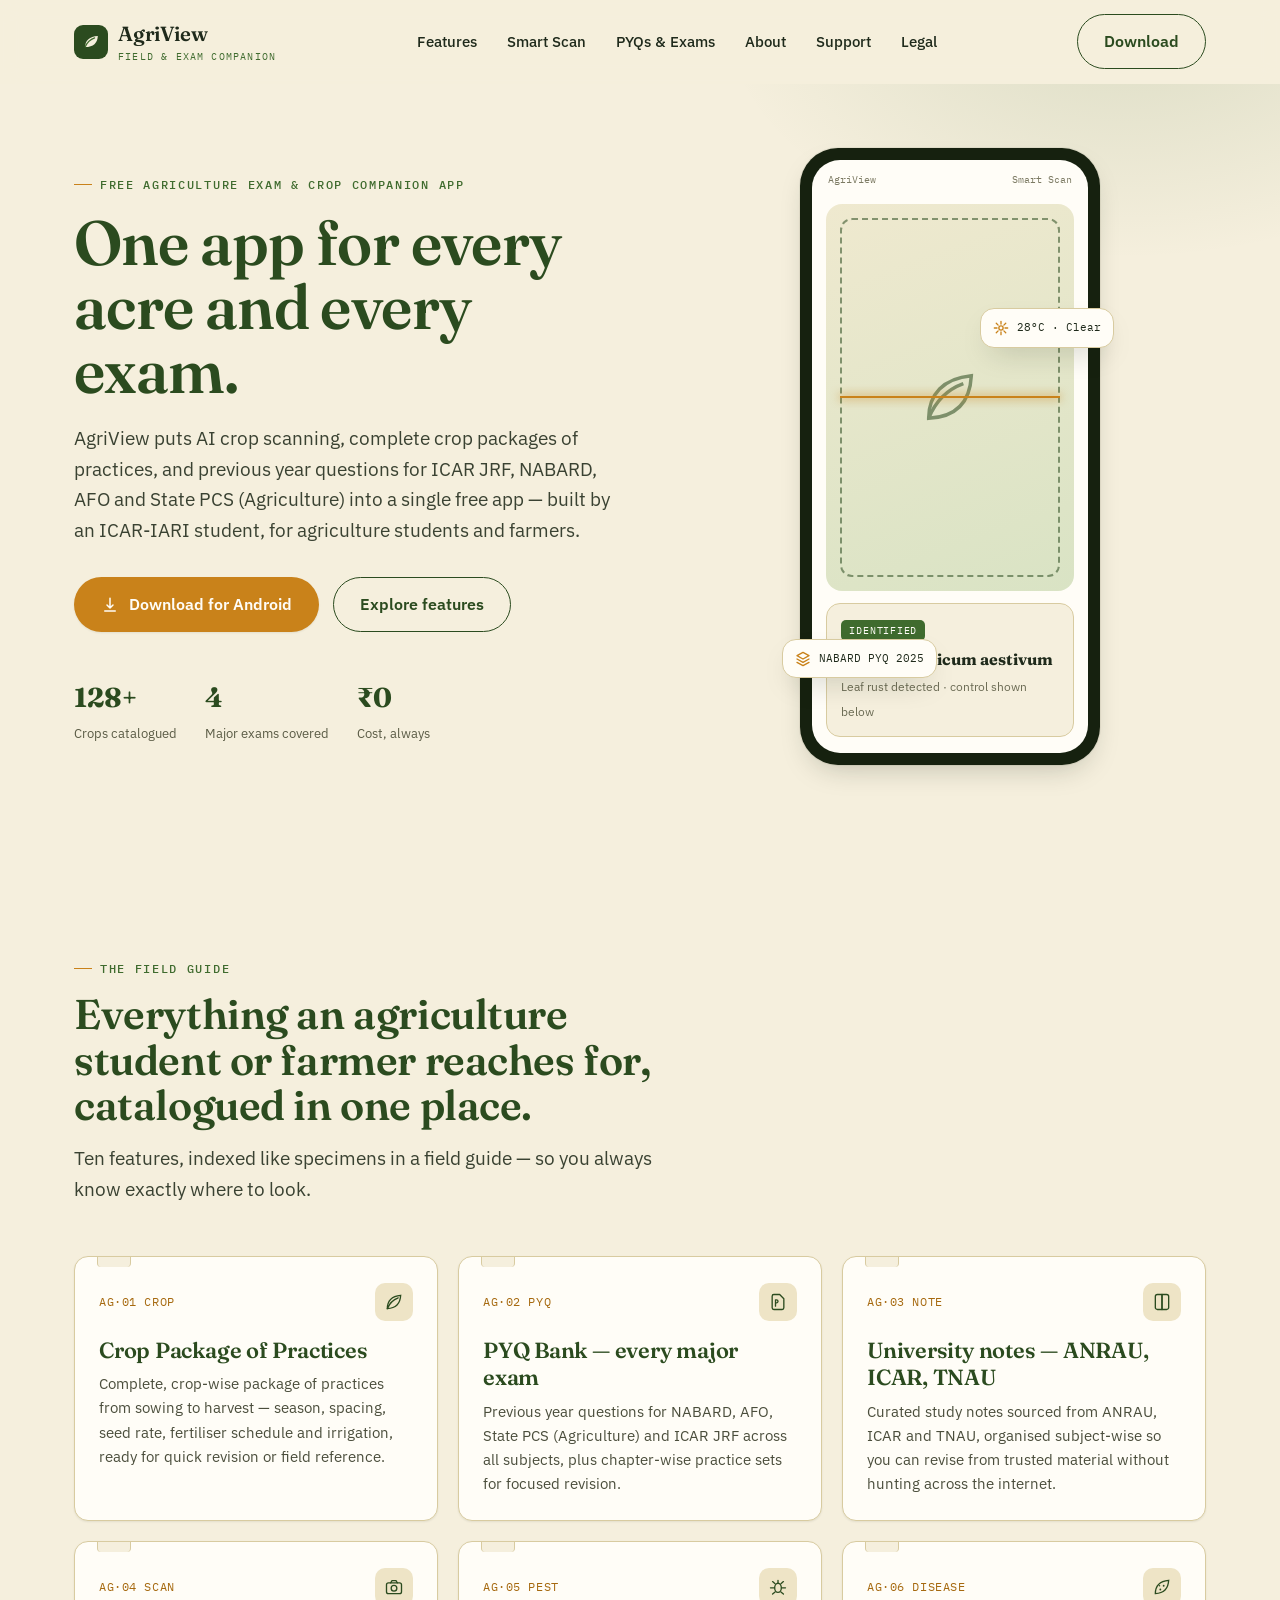
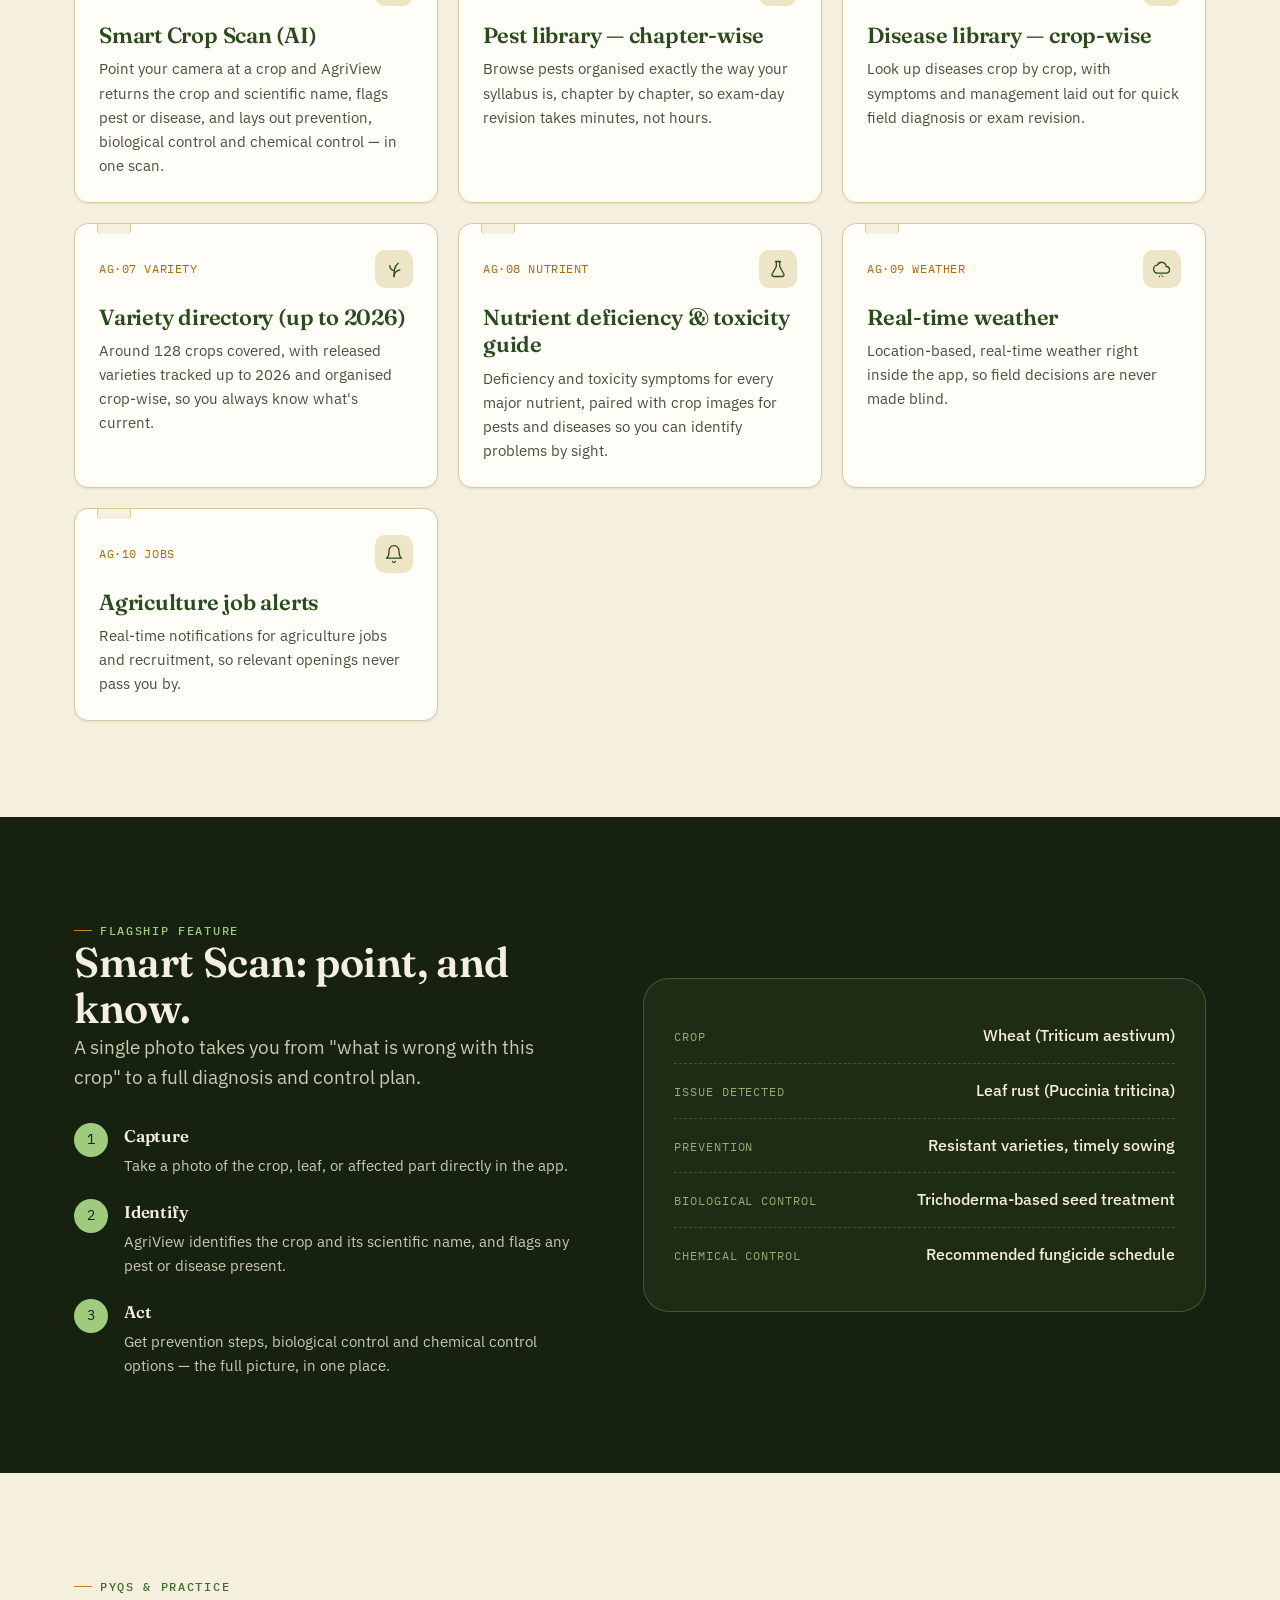
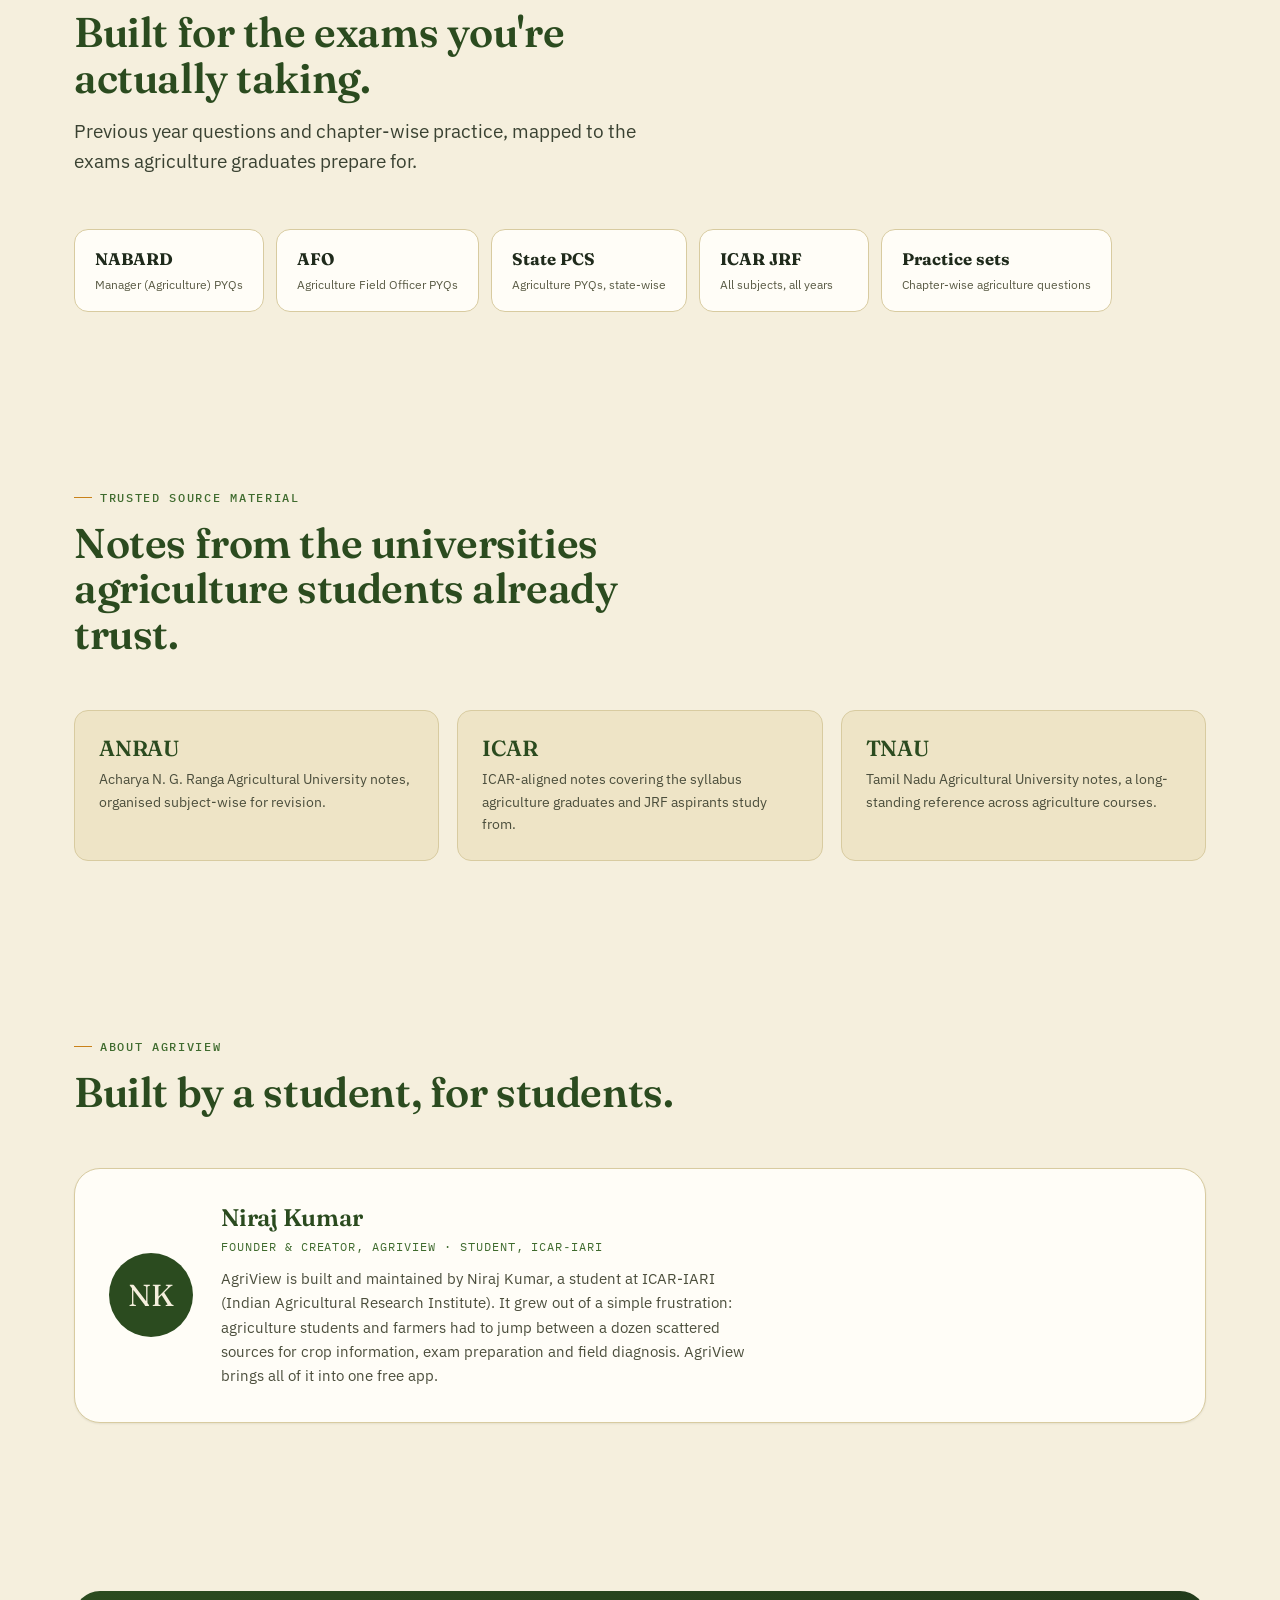
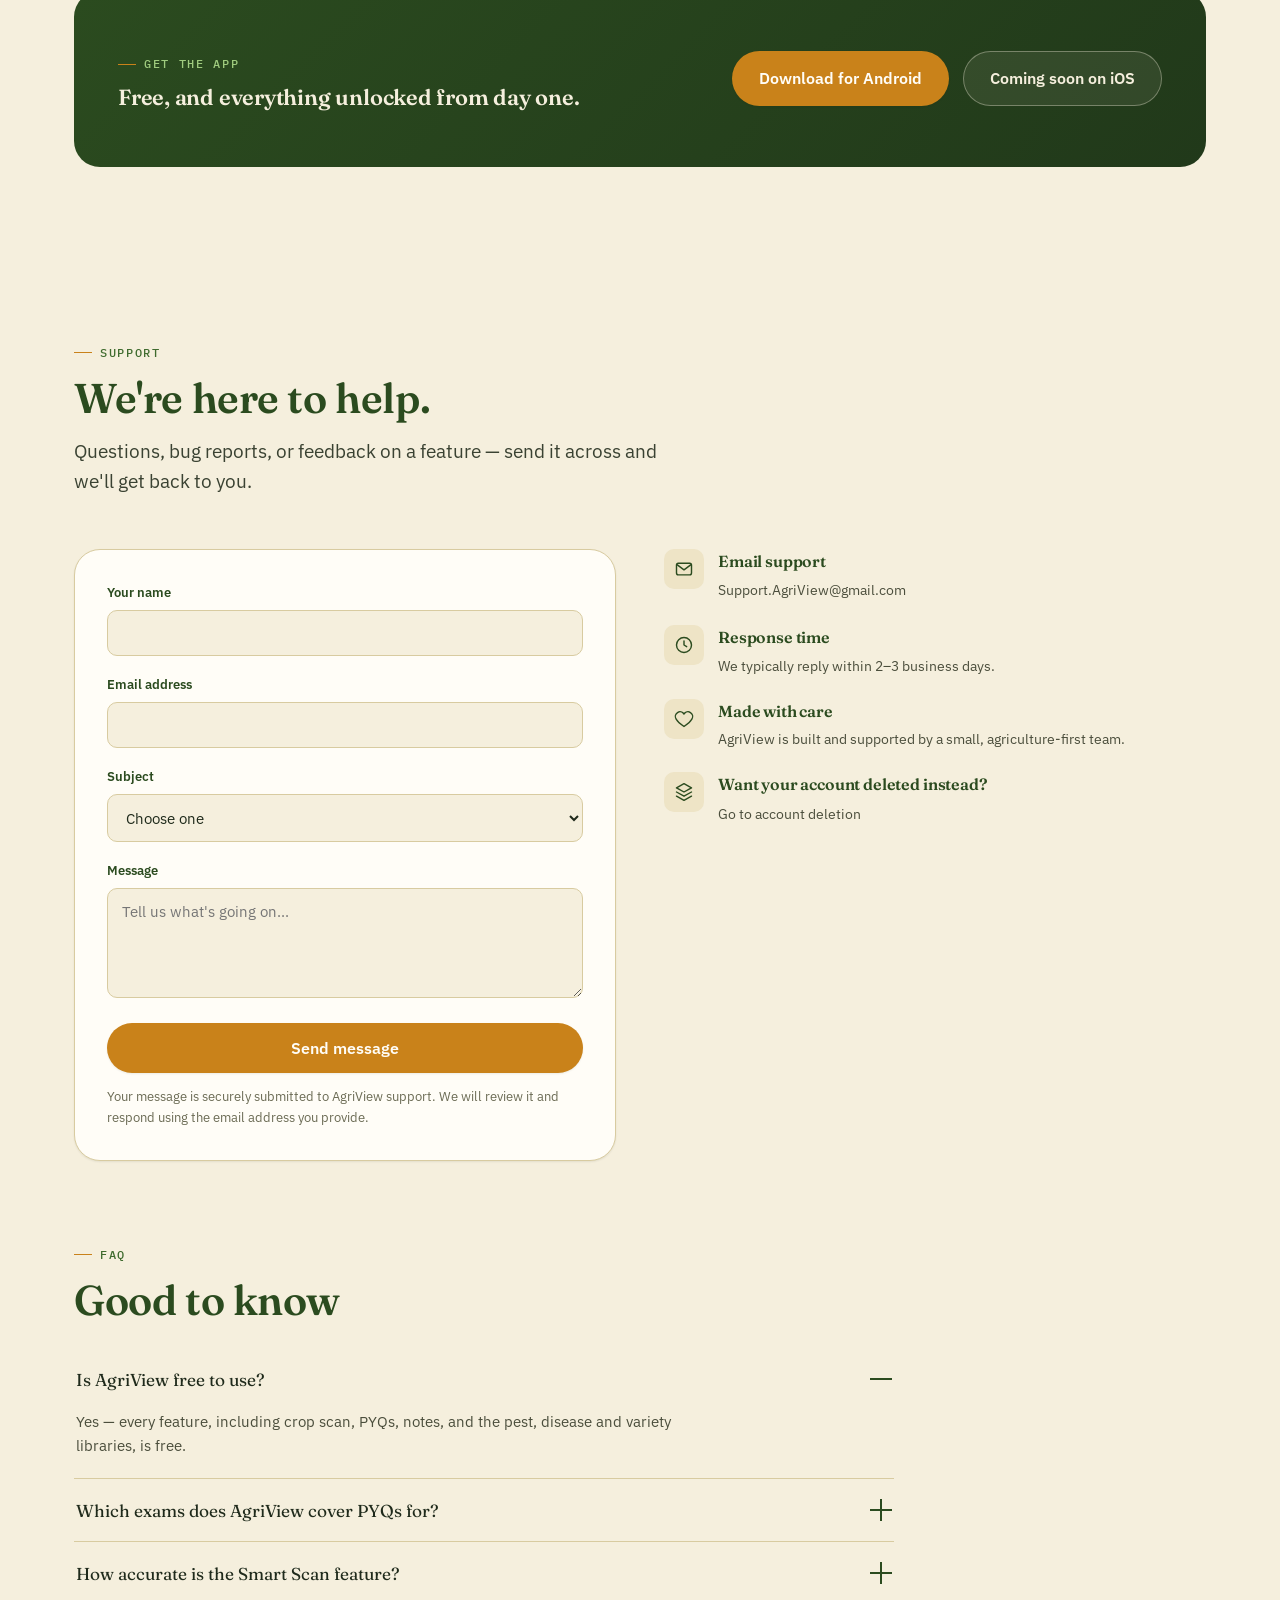
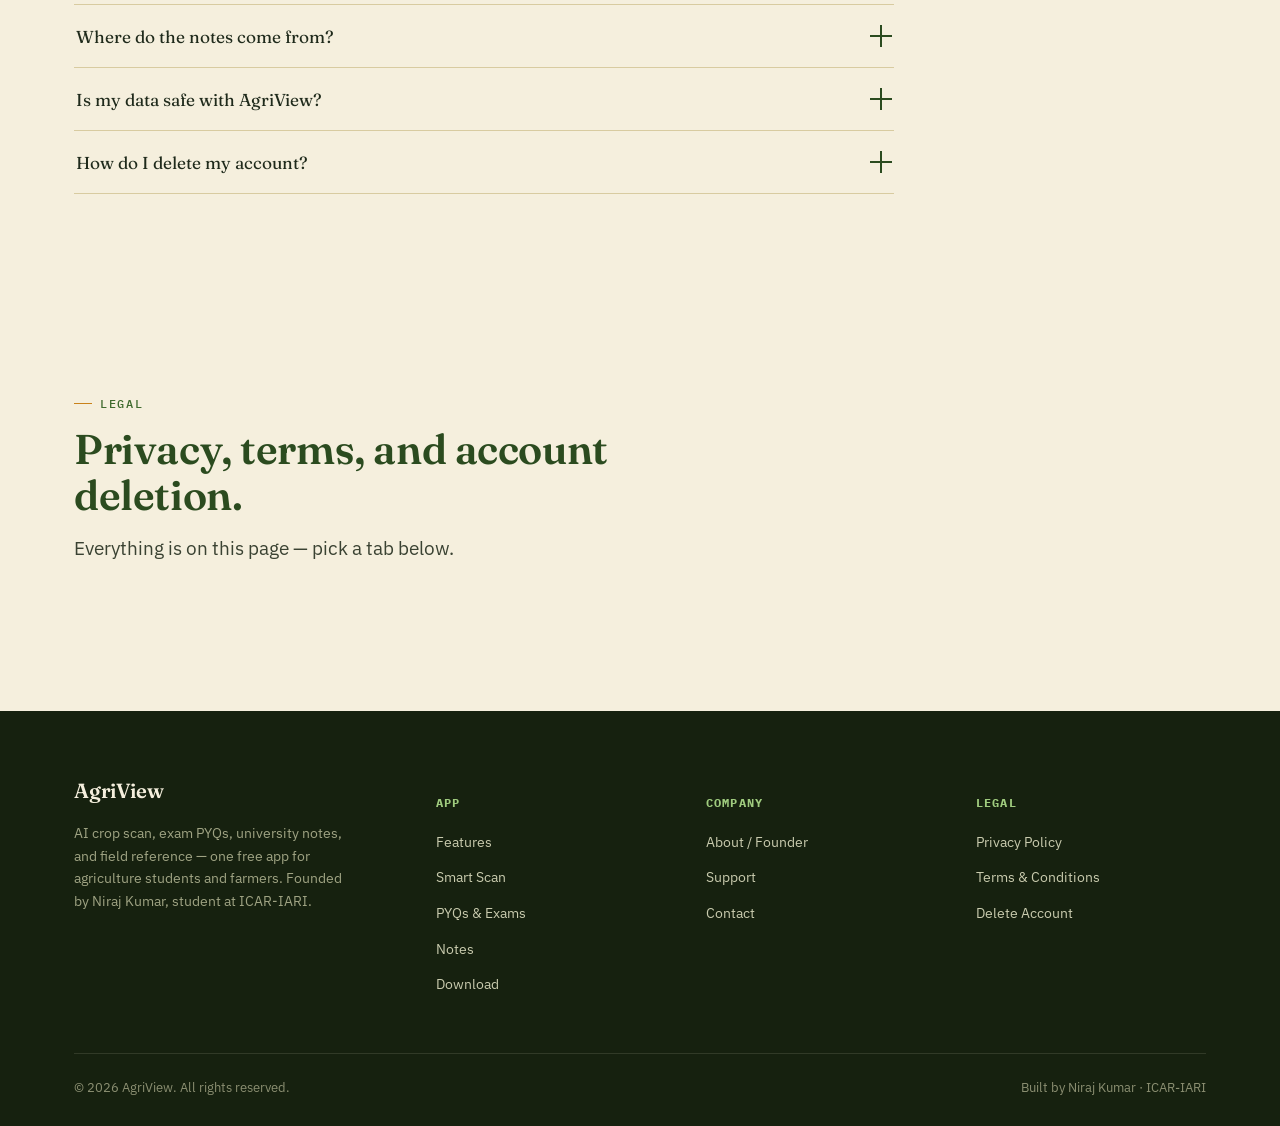
<file: index.html>
<!DOCTYPE html>
<html lang="en">
<head>
<meta charset="utf-8"/>
<meta content="width=device-width, initial-scale=1, viewport-fit=cover" name="viewport"/>
<title>AgriView — AI Crop Scan, ICAR JRF &amp; NABARD AFO PYQs, Agriculture Notes | Free App</title>
<meta content="AgriView is a free agriculture app with AI crop scan for pest &amp; disease ID, complete crop package of practices, and PYQs for ICAR JRF, NABARD, AFO and State PCS (Agriculture) — plus ANRAU, ICAR and TNAU notes, weather and job alerts." name="description"/>
<meta content="AgriView, ICAR JRF PYQ, NABARD AFO exam app, State PCS agriculture PYQ, crop disease identification app, AI crop scan app, agriculture notes ANRAU ICAR TNAU, crop package of practices app, agriculture job alerts app" name="keywords"/>
<meta content="Niraj Kumar" name="author"/>
<link href="https://agriview.in/" rel="canonical"/>
<!-- Open Graph -->
<meta content="website" property="og:type"/>
<meta content="AgriView" property="og:site_name"/>
<meta content="AgriView — AI Crop Scan &amp; Agriculture Exam Companion App" property="og:title"/>
<meta content="AI crop scan, crop package of practices, PYQs for ICAR JRF / NABARD / AFO / State PCS (Agriculture), university notes, real-time weather and job alerts — free, in one app." property="og:description"/>
<meta content="https://agriview.in/" property="og:url"/>
<meta content="en_IN" property="og:locale"/>
<meta content="https://agriview.in/og-image.png" property="og:image"/>
<!-- Twitter -->
<meta content="summary_large_image" name="twitter:card"/>
<meta content="AgriView — AI Crop Scan &amp; Agriculture Exam Companion App" name="twitter:title"/>
<meta content="AI crop scan, PYQs for ICAR JRF / NABARD / AFO / State PCS (Agriculture), university notes, weather and job alerts — free, in one app." name="twitter:description"/>
<link href="data:image/svg+xml,%3Csvg xmlns='http://www.w3.org/2000/svg' viewBox='0 0 32 32'%3E%3Crect width='32' height='32' rx='7' fill='%232B4B1F'/%3E%3Cpath d='M9 21c0-8 5-12.5 13-13-0.5 8-5 12.5-13 13Z' fill='%23F5EFDD'/%3E%3Cpath d='M9 21c2-5 5.5-8.5 10-10.5' stroke='%233F6B2E' stroke-width='1.3' fill='none' stroke-linecap='round'/%3E%3C/svg%3E" rel="icon"/>
<link href="https://fonts.googleapis.com" rel="preconnect"/>
<link crossorigin="" href="https://fonts.gstatic.com" rel="preconnect"/>
<link href="https://fonts.googleapis.com/css2?family=Fraunces:opsz,wght@9..144,400;9..144,500;9..144,600;9..144,700&amp;family=IBM+Plex+Sans:wght@400;500;600;700&amp;family=IBM+Plex+Mono:wght@400;500;600&amp;display=swap" rel="stylesheet"/>
<script type="application/ld+json">
{
  "@context": "https://schema.org",
  "@type": "MobileApplication",
  "name": "AgriView",
  "applicationCategory": "EducationApplication",
  "operatingSystem": "Android",
  "description": "AI crop scan for pest and disease identification, crop package of practices, PYQs for ICAR JRF, NABARD, AFO and State PCS (Agriculture), ANRAU/ICAR/TNAU notes, real-time weather and agriculture job alerts.",
  "offers": { "@type": "Offer", "price": "0", "priceCurrency": "INR" },
  "url": "https://agriview.in/",
  "author": { "@type": "Person", "name": "Niraj Kumar" },
  "publisher": { "@type": "Organization", "name": "AgriView", "url": "https://agriview.in/" }
}
</script>
<script type="application/ld+json">
{
  "@context": "https://schema.org",
  "@type": "FAQPage",
  "mainEntity": [
    {
      "@type": "Question",
      "name": "Is AgriView free to use?",
      "acceptedAnswer": { "@type": "Answer", "text": "Yes. Every feature in AgriView — crop scan, PYQs, notes, pest and disease libraries, variety directory, weather and job alerts — is free." }
    },
    {
      "@type": "Question",
      "name": "Which exams does AgriView cover PYQs for?",
      "acceptedAnswer": { "@type": "Answer", "text": "AgriView has previous year questions for NABARD, AFO (Agriculture Field Officer), State PCS (Agriculture) exams, and ICAR JRF across all subjects, along with chapter-wise practice questions." }
    },
    {
      "@type": "Question",
      "name": "How does the Smart Crop Scan feature work?",
      "acceptedAnswer": { "@type": "Answer", "text": "Point your camera at a crop and AgriView identifies the crop and its scientific name, flags any pest or disease, and shows prevention, biological control and chemical control options." }
    },
    {
      "@type": "Question",
      "name": "Where do AgriView's notes come from?",
      "acceptedAnswer": { "@type": "Answer", "text": "AgriView's notes are sourced from ANRAU, ICAR and TNAU, organised subject-wise for revision." }
    },
    {
      "@type": "Question",
      "name": "How do I delete my AgriView account?",
      "acceptedAnswer": { "@type": "Answer", "text": "You can delete your account from inside the app, or use the account deletion page at agriview.in/delete-account." }
    }
  ]
}
</script>
<link href="styles.css" rel="stylesheet"/>
</head>
<body>
<a class="skip-link" href="#main">Skip to content</a>
<!-- ============ HEADER ============ -->
<header class="site-header" id="siteHeader">
<div class="container nav">
<a aria-label="AgriView home" class="brand" href="#top">
<span class="brand-mark">
<svg aria-hidden="true" fill="none" viewbox="0 0 24 24" xmlns="http://www.w3.org/2000/svg">
<path d="M4 19c0-8.5 5.5-13.5 16-14-0.5 9-5.5 13.9-16 14Z" fill="#F5EFDD"></path>
<path d="M4 19c2.4-6 6.5-9.7 12-11.6" stroke="#3F6B2E" stroke-linecap="round" stroke-width="1.4"></path>
</svg>
</span>
<span>
<span class="brand-name">AgriView</span>
<span class="brand-tag">Field &amp; exam companion</span>
</span>
</a>
<nav aria-label="Primary">
<ul class="nav-links">
<li><a href="#features">Features</a></li>
<li><a href="#smart-scan">Smart Scan</a></li>
<li><a href="#exams">PYQs &amp; Exams</a></li>
<li><a href="#founder">About</a></li>
<li><a href="#support">Support</a></li>
<li><a href="#legal">Legal</a></li>
</ul>
</nav>
<div class="nav-cta">
<a class="btn btn-outline" href="https://play.google.com/store/apps/details?id=com.agriview.app">Download</a>
<button aria-controls="mobileMenu" aria-expanded="false" aria-label="Open menu" class="nav-toggle" id="navToggle">
<svg fill="none" stroke="currentColor" stroke-linecap="round" stroke-width="1.8" viewbox="0 0 24 24"><path d="M3 6h18M3 12h18M3 18h18"></path></svg>
</button>
</div>
</div>
</header>
<div class="mobile-menu" id="mobileMenu">
<ul>
<li><a href="#features">Features</a></li>
<li><a href="#smart-scan">Smart Scan</a></li>
<li><a href="#exams">PYQs &amp; Exams</a></li>
<li><a href="#notes">Notes</a></li>
<li><a href="#founder">About</a></li>
<li><a href="#support">Support</a></li>
<li><a href="#legal">Legal</a></li>
</ul>
<a class="btn btn-primary" href="https://play.google.com/store/apps/details?id=com.agriview.app">Download AgriView</a>
</div>
<main id="main">
<!-- ============ HERO ============ -->
<section class="hero" id="top">
<div class="container hero-grid">
<div class="hero-copy reveal">
<span class="eyebrow">Free agriculture exam &amp; crop companion app</span>
<h1 class="h1">One app for every acre and every exam.</h1>
<p class="lede">AgriView puts AI crop scanning, complete crop packages of practices, and previous year questions for ICAR JRF, NABARD, AFO and State PCS (Agriculture) into a single free app — built by an ICAR‑IARI student, for agriculture students and farmers.</p>
<div class="hero-actions">
<a class="btn btn-primary" href="https://play.google.com/store/apps/details?id=com.agriview.app">
<svg aria-hidden="true" fill="none" height="18" stroke="currentColor" stroke-linecap="round" stroke-linejoin="round" stroke-width="2" viewbox="0 0 24 24" width="18"><path d="M12 3v13m0 0-4-4m4 4 4-4M5 20h14"></path></svg>
          Download for Android
        </a>
<a class="btn btn-outline" href="#features">Explore features</a>
</div>
<div class="hero-stats">
<div class="hero-stat"><b>128+</b><span>Crops catalogued</span></div>
<div class="hero-stat"><b>4</b><span>Major exams covered</span></div>
<div class="hero-stat"><b>₹0</b><span>Cost, always</span></div>
</div>
</div>
<div class="phone-wrap reveal">
<div aria-label="AgriView app screen showing a crop scan result" class="phone" role="img">
<div class="phone-screen">
<div class="phone-topbar"><span>AgriView</span><span>Smart Scan</span></div>
<div class="phone-camera">
<svg aria-hidden="true" class="leaf-icon-lg" fill="none" stroke="currentColor" stroke-width="1.3" viewbox="0 0 24 24"><path d="M4 20c0-9 5.5-15 16-16-0.5 10-5.5 15.5-16 16Z"></path><path d="M4 20c2.6-6.5 7-10.8 13-13"></path></svg>
<div class="scan-frame"></div>
<div class="scan-line"></div>
</div>
<div class="phone-result">
<span class="tag">Identified</span>
<strong>Wheat · Triticum aestivum</strong>
<small>Leaf rust detected · control shown below</small>
</div>
</div>
<div class="phone-badge">
<svg aria-hidden="true" fill="none" stroke="currentColor" stroke-linecap="round" stroke-width="2" viewbox="0 0 24 24"><path d="M12 2v4M12 18v4M4.9 4.9l2.8 2.8M16.3 16.3l2.8 2.8M2 12h4M18 12h4M4.9 19.1l2.8-2.8M16.3 7.7l2.8-2.8"></path><circle cx="12" cy="12" r="3.2"></circle></svg>
          28°C · Clear
        </div>
<div class="phone-badge b2">
<svg aria-hidden="true" fill="none" stroke="currentColor" stroke-linecap="round" stroke-linejoin="round" stroke-width="2" viewbox="0 0 24 24"><path d="M12 2 3 7l9 5 9-5-9-5Z"></path><path d="M3 12l9 5 9-5M3 17l9 5 9-5"></path></svg>
          NABARD PYQ 2025
        </div>
</div>
</div>
</div>
</section>
<!-- ============ FEATURES ============ -->
<section class="section" id="features">
<div class="container">
<div class="section-head reveal">
<span class="eyebrow">The field guide</span>
<h2 class="h2">Everything an agriculture student or farmer reaches for, catalogued in one place.</h2>
<p class="lede">Ten features, indexed like specimens in a field guide — so you always know exactly where to look.</p>
</div>
<div class="feature-grid">
<article class="spec-card reveal">
<div class="spec-top"><span class="spec-code">AG·01 CROP</span>
<span class="spec-icon"><svg aria-hidden="true" fill="none" stroke="currentColor" stroke-linecap="round" stroke-width="1.6" viewbox="0 0 24 24"><path d="M4 20c0-9 5.5-15 16-16-0.5 10-5.5 15.5-16 16Z"></path><path d="M4 20c2.6-6.5 7-10.8 13-13"></path></svg></span>
</div>
<h3 class="h3">Crop Package of Practices</h3>
<p>Complete, crop-wise package of practices from sowing to harvest — season, spacing, seed rate, fertiliser schedule and irrigation, ready for quick revision or field reference.</p>
</article>
<article class="spec-card reveal">
<div class="spec-top"><span class="spec-code">AG·02 PYQ</span>
<span class="spec-icon"><svg aria-hidden="true" fill="none" stroke="currentColor" stroke-linecap="round" stroke-linejoin="round" stroke-width="1.6" viewbox="0 0 24 24"><path d="M14 3H7a2 2 0 0 0-2 2v14a2 2 0 0 0 2 2h10a2 2 0 0 0 2-2V8l-5-5Z"></path><path d="M9 13h1.2a1.8 1.8 0 1 0 0-3.6H9V17"></path></svg></span>
</div>
<h3 class="h3">PYQ Bank — every major exam</h3>
<p>Previous year questions for NABARD, AFO, State PCS (Agriculture) and ICAR JRF across all subjects, plus chapter-wise practice sets for focused revision.</p>
</article>
<article class="spec-card reveal">
<div class="spec-top"><span class="spec-code">AG·03 NOTE</span>
<span class="spec-icon"><svg aria-hidden="true" fill="none" stroke="currentColor" stroke-linecap="round" stroke-linejoin="round" stroke-width="1.6" viewbox="0 0 24 24"><path d="M4 5.5A2.5 2.5 0 0 1 6.5 3H12v18H6.5A2.5 2.5 0 0 1 4 18.5v-13Z"></path><path d="M20 5.5A2.5 2.5 0 0 0 17.5 3H12v18h5.5a2.5 2.5 0 0 0 2.5-2.5v-13Z"></path></svg></span>
</div>
<h3 class="h3">University notes — ANRAU, ICAR, TNAU</h3>
<p>Curated study notes sourced from ANRAU, ICAR and TNAU, organised subject-wise so you can revise from trusted material without hunting across the internet.</p>
</article>
<article class="spec-card reveal">
<div class="spec-top"><span class="spec-code">AG·04 SCAN</span>
<span class="spec-icon"><svg aria-hidden="true" fill="none" stroke="currentColor" stroke-linecap="round" stroke-linejoin="round" stroke-width="1.6" viewbox="0 0 24 24"><rect height="13" rx="2.4" width="18" x="3" y="7"></rect><path d="M8 7 9.6 4.4h4.8L16 7"></path><circle cx="12" cy="13.5" r="3.4"></circle></svg></span>
</div>
<h3 class="h3">Smart Crop Scan (AI)</h3>
<p>Point your camera at a crop and AgriView returns the crop and scientific name, flags pest or disease, and lays out prevention, biological control and chemical control — in one scan.</p>
</article>
<article class="spec-card reveal">
<div class="spec-top"><span class="spec-code">AG·05 PEST</span>
<span class="spec-icon"><svg aria-hidden="true" fill="none" stroke="currentColor" stroke-linecap="round" stroke-linejoin="round" stroke-width="1.6" viewbox="0 0 24 24"><ellipse cx="12" cy="13" rx="4" ry="5.5"></ellipse><path d="M12 7.5V4M8.5 8l-3-2.5M15.5 8l3-2.5M7 13H3M21 13h-4M8.5 18l-3 2.5M15.5 18l3 2.5"></path></svg></span>
</div>
<h3 class="h3">Pest library — chapter-wise</h3>
<p>Browse pests organised exactly the way your syllabus is, chapter by chapter, so exam-day revision takes minutes, not hours.</p>
</article>
<article class="spec-card reveal">
<div class="spec-top"><span class="spec-code">AG·06 DISEASE</span>
<span class="spec-icon"><svg aria-hidden="true" fill="none" stroke="currentColor" stroke-linecap="round" stroke-width="1.6" viewbox="0 0 24 24"><path d="M4 20c0-9 5.5-15 16-16-0.5 10-5.5 15.5-16 16Z"></path><circle cx="10" cy="15" fill="currentColor" r="1.1" stroke="none"></circle><circle cx="14" cy="10.5" fill="currentColor" r="1.1" stroke="none"></circle><circle cx="9" cy="10.5" fill="currentColor" r="0.9" stroke="none"></circle></svg></span>
</div>
<h3 class="h3">Disease library — crop-wise</h3>
<p>Look up diseases crop by crop, with symptoms and management laid out for quick field diagnosis or exam revision.</p>
</article>
<article class="spec-card reveal">
<div class="spec-top"><span class="spec-code">AG·07 VARIETY</span>
<span class="spec-icon"><svg aria-hidden="true" fill="none" stroke="currentColor" stroke-linecap="round" stroke-linejoin="round" stroke-width="1.6" viewbox="0 0 24 24"><path d="M12 21c0-6 0-12 5-16"></path><path d="M12 14c-3-1-5-3-5-6"></path><path d="M12 21c0-4.5 3-7 7-8"></path></svg></span>
</div>
<h3 class="h3">Variety directory (up to 2026)</h3>
<p>Around 128 crops covered, with released varieties tracked up to 2026 and organised crop-wise, so you always know what's current.</p>
</article>
<article class="spec-card reveal">
<div class="spec-top"><span class="spec-code">AG·08 NUTRIENT</span>
<span class="spec-icon"><svg aria-hidden="true" fill="none" stroke="currentColor" stroke-linecap="round" stroke-linejoin="round" stroke-width="1.6" viewbox="0 0 24 24"><path d="M9 3h6M10 3v6l-5 9a2 2 0 0 0 1.8 3h10.4a2 2 0 0 0 1.8-3l-5-9V3"></path></svg></span>
</div>
<h3 class="h3">Nutrient deficiency &amp; toxicity guide</h3>
<p>Deficiency and toxicity symptoms for every major nutrient, paired with crop images for pests and diseases so you can identify problems by sight.</p>
</article>
<article class="spec-card reveal">
<div class="spec-top"><span class="spec-code">AG·09 WEATHER</span>
<span class="spec-icon"><svg aria-hidden="true" fill="none" stroke="currentColor" stroke-linecap="round" stroke-linejoin="round" stroke-width="1.6" viewbox="0 0 24 24"><path d="M7 17h10a4 4 0 0 0 0-8 5.5 5.5 0 0 0-10.6-1.6A4.5 4.5 0 0 0 7 17Z"></path><path d="M9 21v.01M13 21v.01M11 19v.01"></path></svg></span>
</div>
<h3 class="h3">Real-time weather</h3>
<p>Location-based, real-time weather right inside the app, so field decisions are never made blind.</p>
</article>
<article class="spec-card reveal">
<div class="spec-top"><span class="spec-code">AG·10 JOBS</span>
<span class="spec-icon"><svg aria-hidden="true" fill="none" stroke="currentColor" stroke-linecap="round" stroke-linejoin="round" stroke-width="1.6" viewbox="0 0 24 24"><path d="M18 8a6 6 0 0 0-12 0c0 7-3 9-3 9h18s-3-2-3-9"></path><path d="M10.3 21a1.9 1.9 0 0 0 3.4 0"></path></svg></span>
</div>
<h3 class="h3">Agriculture job alerts</h3>
<p>Real-time notifications for agriculture jobs and recruitment, so relevant openings never pass you by.</p>
</article>
</div>
</div>
</section>
<!-- ============ SMART SCAN SPOTLIGHT ============ -->
<section class="section section-dark" id="smart-scan">
<div class="container spotlight">
<div class="reveal">
<span class="eyebrow">Flagship feature</span>
<h2 class="h2">Smart Scan: point, and know.</h2>
<p class="lede">A single photo takes you from "what is wrong with this crop" to a full diagnosis and control plan.</p>
<ol class="steps">
<li>
<span class="step-num">1</span>
<div class="step-body"><h4>Capture</h4><p>Take a photo of the crop, leaf, or affected part directly in the app.</p></div>
</li>
<li>
<span class="step-num">2</span>
<div class="step-body"><h4>Identify</h4><p>AgriView identifies the crop and its scientific name, and flags any pest or disease present.</p></div>
</li>
<li>
<span class="step-num">3</span>
<div class="step-body"><h4>Act</h4><p>Get prevention steps, biological control and chemical control options — the full picture, in one place.</p></div>
</li>
</ol>
</div>
<div class="reveal">
<div class="result-card">
<div class="result-row"><span>Crop</span><strong>Wheat (Triticum aestivum)</strong></div>
<div class="result-row"><span>Issue detected</span><strong>Leaf rust (Puccinia triticina)</strong></div>
<div class="result-row"><span>Prevention</span><strong>Resistant varieties, timely sowing</strong></div>
<div class="result-row"><span>Biological control</span><strong>Trichoderma-based seed treatment</strong></div>
<div class="result-row"><span>Chemical control</span><strong>Recommended fungicide schedule</strong></div>
</div>
</div>
</div>
</section>
<!-- ============ EXAMS ============ -->
<section class="section" id="exams">
<div class="container">
<div class="section-head reveal">
<span class="eyebrow">PYQs &amp; practice</span>
<h2 class="h2">Built for the exams you're actually taking.</h2>
<p class="lede">Previous year questions and chapter-wise practice, mapped to the exams agriculture graduates prepare for.</p>
</div>
<div class="badge-row reveal">
<div class="exam-badge"><b>NABARD</b><span>Manager (Agriculture) PYQs</span></div>
<div class="exam-badge"><b>AFO</b><span>Agriculture Field Officer PYQs</span></div>
<div class="exam-badge"><b>State PCS</b><span>Agriculture PYQs, state-wise</span></div>
<div class="exam-badge"><b>ICAR JRF</b><span>All subjects, all years</span></div>
<div class="exam-badge"><b>Practice sets</b><span>Chapter-wise agriculture questions</span></div>
</div>
</div>
</section>
<!-- ============ NOTES ============ -->
<section class="section-tight" id="notes">
<div class="container">
<div class="section-head reveal">
<span class="eyebrow">Trusted source material</span>
<h2 class="h2">Notes from the universities agriculture students already trust.</h2>
</div>
<div class="notes-strip reveal">
<div class="note-card"><h3 class="h3">ANRAU</h3><p>Acharya N. G. Ranga Agricultural University notes, organised subject-wise for revision.</p></div>
<div class="note-card"><h3 class="h3">ICAR</h3><p>ICAR-aligned notes covering the syllabus agriculture graduates and JRF aspirants study from.</p></div>
<div class="note-card"><h3 class="h3">TNAU</h3><p>Tamil Nadu Agricultural University notes, a long-standing reference across agriculture courses.</p></div>
</div>
</div>
</section>
<!-- ============ FOUNDER ============ -->
<section class="section" id="founder">
<div class="container">
<div class="section-head reveal">
<span class="eyebrow">About AgriView</span>
<h2 class="h2">Built by a student, for students.</h2>
</div>
<div class="founder reveal">
<div aria-hidden="true" class="founder-avatar">NK</div>
<div>
<h3 class="h3" style="font-size:1.5rem;">Niraj Kumar</h3>
<span class="role">Founder &amp; Creator, AgriView · Student, ICAR‑IARI</span>
<p>AgriView is built and maintained by Niraj Kumar, a student at ICAR‑IARI (Indian Agricultural Research Institute). It grew out of a simple frustration: agriculture students and farmers had to jump between a dozen scattered sources for crop information, exam preparation and field diagnosis. AgriView brings all of it into one free app.</p>
</div>
</div>
</div>
</section>
<!-- ============ DOWNLOAD ============ -->
<section class="section-tight" id="download">
<div class="container">
<div class="download-band reveal">
<div>
<span class="eyebrow" style="color:#9FCB7E;">Get the app</span>
<h2 class="h3" style="font-size:clamp(1.5rem,1.2rem+1.2vw,2.1rem); margin-top:10px;">Free, and everything unlocked from day one.</h2>
</div>
<div class="download-actions">
<!-- Replace href with your live Play Store / App Store links -->
<a class="btn btn-primary" href="#">Download for Android</a>
<a class="btn btn-ghost-light" href="#">Coming soon on iOS</a>
</div>
</div>
</div>
</section>
<!-- ============ SUPPORT ============ -->
<section class="section" id="support">
<div class="container">
<div class="section-head reveal">
<span class="eyebrow">Support</span>
<h2 class="h2">We're here to help.</h2>
<p class="lede">Questions, bug reports, or feedback on a feature — send it across and we'll get back to you.</p>
</div>
<div class="support-grid">
<div class="form-card reveal">
<form id="supportForm" novalidate=""><div class="visually-hidden"><input autocomplete="off" id="supportFormWebsite" name="website" tabindex="-1" type="text"/></div>
<div class="field">
<label for="sName">Your name</label>
<input autocomplete="name" id="sName" name="name" required="" type="text"/>
</div>
<div class="field">
<label for="sEmail">Email address</label>
<input autocomplete="email" id="sEmail" name="email" required="" type="email"/>
</div>
<div class="field">
<label for="sSubject">Subject</label>
<select id="sSubject" name="subject" required="">
<option value="">Choose one</option>
<option>General question</option>
<option>Bug report</option>
<option>Feature request</option>
<option>Account issue</option>
<option>Other</option>
</select>
</div>
<div class="field">
<label for="sMessage">Message</label>
<textarea id="sMessage" name="message" placeholder="Tell us what's going on..." required=""></textarea>
</div>
<button class="btn btn-primary" style="width:100%;" type="submit">Send message</button>
<p class="form-status" id="supportStatus" role="status"></p>
<p class="form-note">Your message is securely submitted to AgriView support. We will review it and respond using the email address you provide.</p>
</form>
</div>
<div class="contact-info reveal">
<div class="info-row">
<span class="ic"><svg aria-hidden="true" fill="none" stroke="currentColor" stroke-linecap="round" stroke-linejoin="round" stroke-width="1.7" viewbox="0 0 24 24"><rect height="14" rx="2.2" width="18" x="3" y="5"></rect><path d="m4 7 8 6 8-6"></path></svg></span>
<div>
<h4>Email support</h4>
<a href="mailto:Support.AgriView@gmail.com">Support.AgriView@gmail.com</a>
</div>
</div>
<div class="info-row">
<span class="ic"><svg aria-hidden="true" fill="none" stroke="currentColor" stroke-linecap="round" stroke-linejoin="round" stroke-width="1.7" viewbox="0 0 24 24"><circle cx="12" cy="12" r="9"></circle><path d="M12 7v5l3.2 2"></path></svg></span>
<div>
<h4>Response time</h4>
<p>We typically reply within 2–3 business days.</p>
</div>
</div>
<div class="info-row">
<span class="ic"><svg aria-hidden="true" fill="none" stroke="currentColor" stroke-linecap="round" stroke-linejoin="round" stroke-width="1.7" viewbox="0 0 24 24"><path d="M12 21s-7-4.5-9.5-9A5.5 5.5 0 0 1 12 6a5.5 5.5 0 0 1 9.5 6c-2.5 4.5-9.5 9-9.5 9Z"></path></svg></span>
<div>
<h4>Made with care</h4>
<p>AgriView is built and supported by a small, agriculture-first team.</p>
</div>
</div>
<div class="info-row">
<span class="ic"><svg aria-hidden="true" fill="none" stroke="currentColor" stroke-linecap="round" stroke-linejoin="round" stroke-width="1.7" viewbox="0 0 24 24"><path d="M12 2 3 7l9 5 9-5-9-5Z"></path><path d="M3 12l9 5 9-5"></path><path d="M3 17l9 5 9-5"></path></svg></span>
<div>
<h4>Want your account deleted instead?</h4>
<a href="delete-account.html">Go to account deletion</a>
</div>
</div>
</div>
</div>
<!-- FAQ -->
<div style="margin-top:76px;">
<div class="section-head reveal" style="margin-bottom:24px;">
<span class="eyebrow">FAQ</span>
<h2 class="h2" style="font-size:clamp(1.5rem,1.2rem+1vw,2.1rem);">Good to know</h2>
</div>
<div class="faq reveal">
<div class="faq-item is-open">
<button aria-expanded="true" class="faq-q">Is AgriView free to use?<span aria-hidden="true" class="plus"></span></button>
<div class="faq-a"><p>Yes — every feature, including crop scan, PYQs, notes, and the pest, disease and variety libraries, is free.</p></div>
</div>
<div class="faq-item">
<button aria-expanded="false" class="faq-q">Which exams does AgriView cover PYQs for?<span aria-hidden="true" class="plus"></span></button>
<div class="faq-a"><p>NABARD, AFO, State PCS (Agriculture), and ICAR JRF across all subjects, along with chapter-wise practice questions.</p></div>
</div>
<div class="faq-item">
<button aria-expanded="false" class="faq-q">How accurate is the Smart Scan feature?<span aria-hidden="true" class="plus"></span></button>
<div class="faq-a"><p>Smart Scan gives you a fast starting point for identification — crop, pest or disease, and control options. For high-stakes decisions, always confirm with a qualified agricultural professional.</p></div>
</div>
<div class="faq-item">
<button aria-expanded="false" class="faq-q">Where do the notes come from?<span aria-hidden="true" class="plus"></span></button>
<div class="faq-a"><p>Notes are sourced from ANRAU, ICAR and TNAU, organised subject-wise.</p></div>
</div>
<div class="faq-item">
<button aria-expanded="false" class="faq-q">Is my data safe with AgriView?<span aria-hidden="true" class="plus"></span></button>
<div class="faq-a"><p>We collect only what's needed to run the app's features, we don't sell personal information, and you can delete your account at any time. Full details are in our <a href="privacy.html">Privacy Policy</a>.</p></div>
</div>
<div class="faq-item">
<button aria-expanded="false" class="faq-q">How do I delete my account?<span aria-hidden="true" class="plus"></span></button>
<div class="faq-a"><p>Delete it in-app from account settings, or use the <a href="delete-account.html">account deletion page</a> on this site.</p></div>
</div>
</div>
</div>
</div>
</section>
<!-- ============ LEGAL ============ -->
<section class="section" id="legal">
<div class="container">
<div class="section-head reveal">
<span class="eyebrow">Legal</span>
<h2 class="h2">Privacy, terms, and account deletion.</h2>
<p class="lede">Everything is on this page — pick a tab below.</p>
</div>
</div>
</section>
</main>
<!-- ============ FOOTER ============ -->
<footer class="site-footer">
<div class="container">
<div class="footer-grid">
<div class="footer-brand">
<span class="brand-name">AgriView</span>
<p>AI crop scan, exam PYQs, university notes, and field reference — one free app for agriculture students and farmers. Founded by Niraj Kumar, student at ICAR‑IARI.</p>
</div>
<div class="footer-col">
<h5>App</h5>
<ul>
<li><a href="#features">Features</a></li>
<li><a href="#smart-scan">Smart Scan</a></li>
<li><a href="#exams">PYQs &amp; Exams</a></li>
<li><a href="#notes">Notes</a></li>
<li><a href="https://play.google.com/store/apps/details?id=com.agriview.app">Download</a></li>
</ul>
</div>
<div class="footer-col">
<h5>Company</h5>
<ul>
<li><a href="#founder">About / Founder</a></li>
<li><a href="#support">Support</a></li>
<li><a href="mailto:Support.AgriView@gmail.com">Contact</a></li>
</ul>
</div>
<div class="footer-col">
<h5>Legal</h5>
<ul>
<li><a href="privacy.html">Privacy Policy</a></li>
<li><a href="terms.html">Terms &amp; Conditions</a></li>
<li><a href="delete-account.html">Delete Account</a></li>
</ul>
</div>
</div>
<div class="footer-bottom">
<span>© <span id="year"></span> AgriView. All rights reserved.</span>
<span>Built by Niraj Kumar · ICAR‑IARI</span>
</div>
</div>
</footer>
<button aria-label="Back to top" class="to-top" id="toTop">
<svg fill="none" stroke="currentColor" stroke-linecap="round" stroke-linejoin="round" stroke-width="2" viewbox="0 0 24 24"><path d="M12 19V5M5 12l7-7 7 7"></path></svg>
</button>
<script src="script.js"></script>
</body>
</html>
</file>
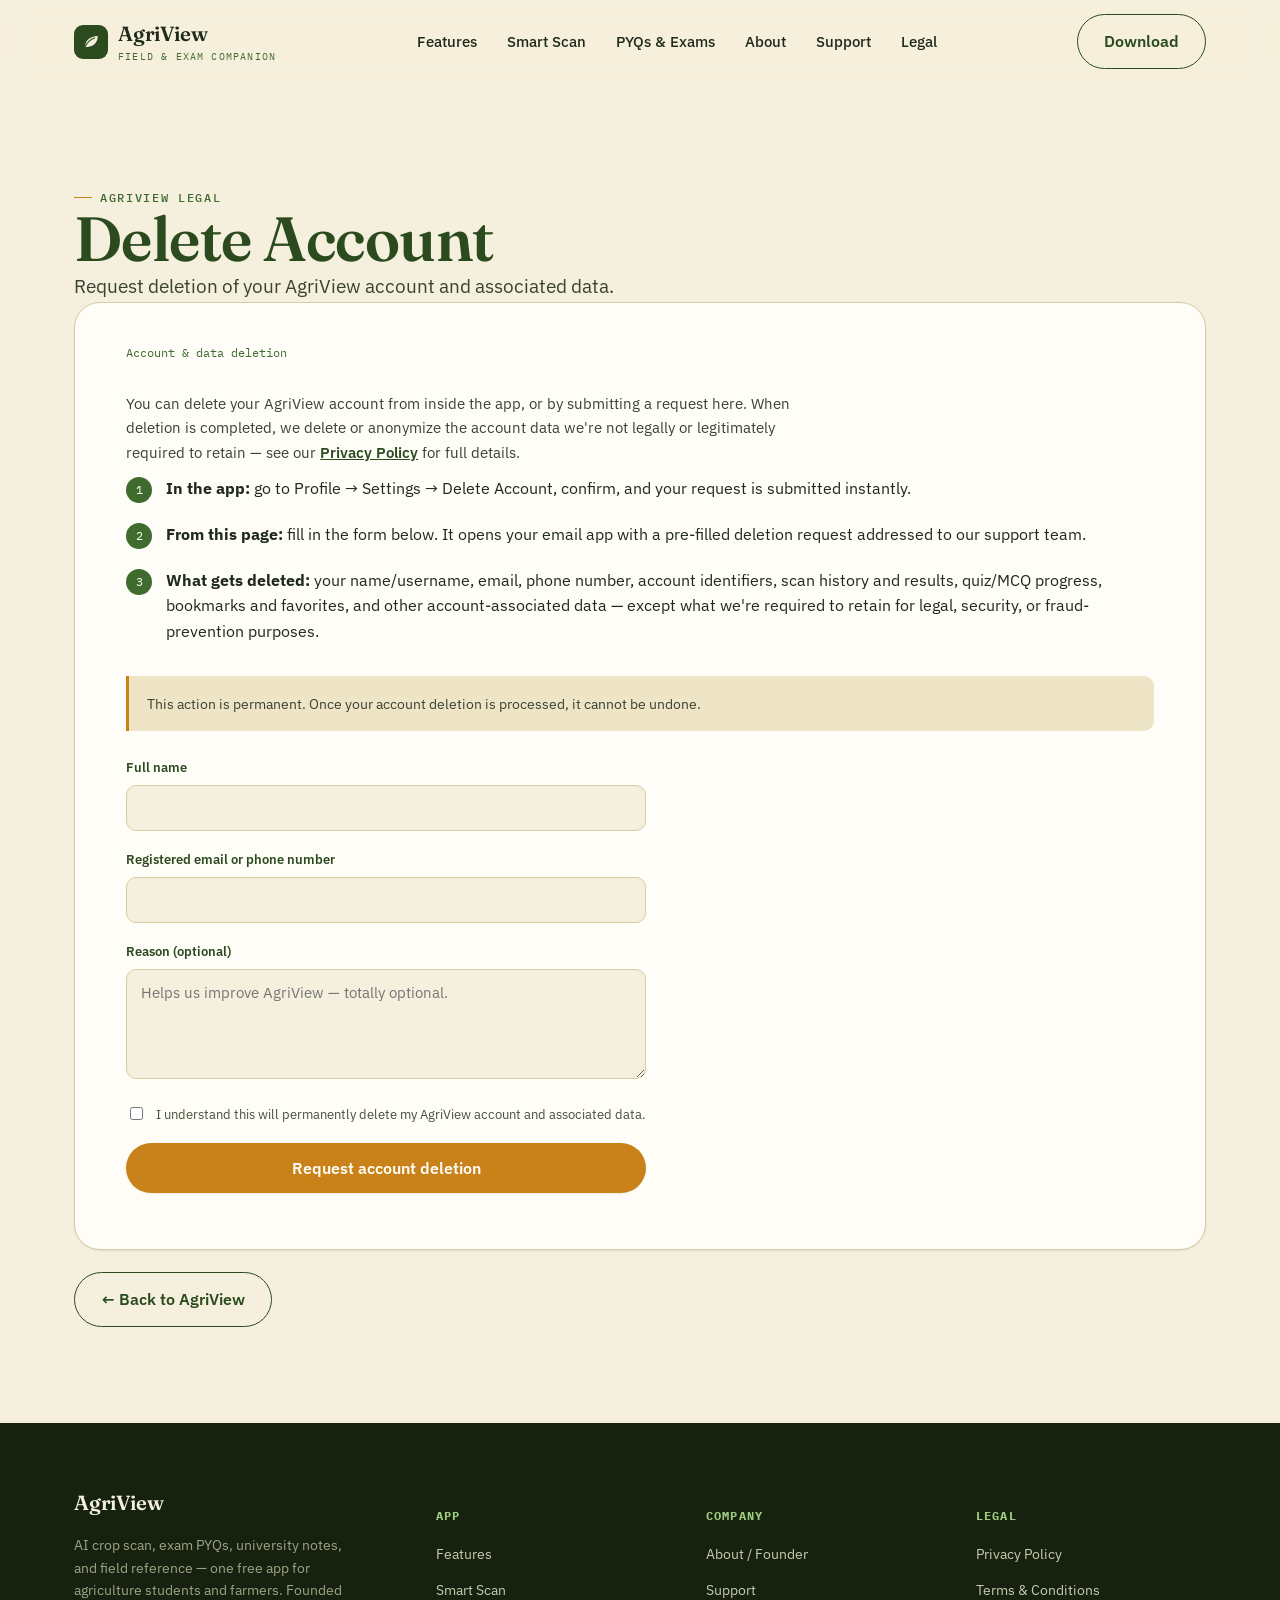
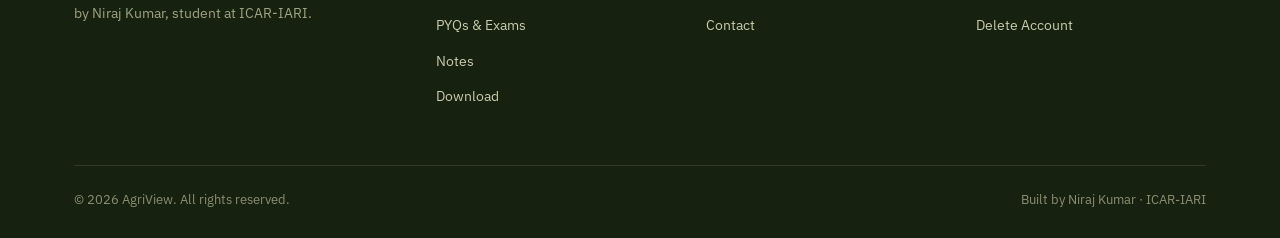
<file: delete-account.html>
<!DOCTYPE html>
<html lang="en"><head><meta charset="utf-8"/><meta content="width=device-width, initial-scale=1, viewport-fit=cover" name="viewport"/><meta content="AgriView is a free agriculture app with AI crop scan for pest &amp; disease ID, complete crop package of practices, and PYQs for ICAR JRF, NABARD, AFO and State PCS (Agriculture) — plus ANRAU, ICAR and TNAU notes, weather and job alerts." name="description"/><meta content="AgriView, ICAR JRF PYQ, NABARD AFO exam app, State PCS agriculture PYQ, crop disease identification app, AI crop scan app, agriculture notes ANRAU ICAR TNAU, crop package of practices app, agriculture job alerts app" name="keywords"/><meta content="Niraj Kumar" name="author"/><link href="https://agriview.in/" rel="canonical"/><meta content="website" property="og:type"/><meta content="AgriView" property="og:site_name"/><meta content="AgriView — AI Crop Scan &amp; Agriculture Exam Companion App" property="og:title"/><meta content="AI crop scan, crop package of practices, PYQs for ICAR JRF / NABARD / AFO / State PCS (Agriculture), university notes, real-time weather and job alerts — free, in one app." property="og:description"/><meta content="https://agriview.in/" property="og:url"/><meta content="en_IN" property="og:locale"/><meta content="https://agriview.in/og-image.png" property="og:image"/><meta content="summary_large_image" name="twitter:card"/><meta content="AgriView — AI Crop Scan &amp; Agriculture Exam Companion App" name="twitter:title"/><meta content="AI crop scan, PYQs for ICAR JRF / NABARD / AFO / State PCS (Agriculture), university notes, weather and job alerts — free, in one app." name="twitter:description"/><link href="data:image/svg+xml,%3Csvg xmlns='http://www.w3.org/2000/svg' viewBox='0 0 32 32'%3E%3Crect width='32' height='32' rx='7' fill='%232B4B1F'/%3E%3Cpath d='M9 21c0-8 5-12.5 13-13-0.5 8-5 12.5-13 13Z' fill='%23F5EFDD'/%3E%3Cpath d='M9 21c2-5 5.5-8.5 10-10.5' stroke='%233F6B2E' stroke-width='1.3' fill='none' stroke-linecap='round'/%3E%3C/svg%3E" rel="icon"/><link href="https://fonts.googleapis.com" rel="preconnect"/><link crossorigin="" href="https://fonts.gstatic.com" rel="preconnect"/><link href="https://fonts.googleapis.com/css2?family=Fraunces:opsz,wght@9..144,400;9..144,500;9..144,600;9..144,700&amp;family=IBM+Plex+Sans:wght@400;500;600;700&amp;family=IBM+Plex+Mono:wght@400;500;600&amp;display=swap" rel="stylesheet"/><link href="styles.css" rel="stylesheet"/><title>Delete Account — AgriView</title></head><body><header class="site-header" id="siteHeader">
<div class="container nav">
<a aria-label="AgriView home" class="brand" href="index.html#top">
<span class="brand-mark">
<svg aria-hidden="true" fill="none" viewbox="0 0 24 24" xmlns="http://www.w3.org/2000/svg">
<path d="M4 19c0-8.5 5.5-13.5 16-14-0.5 9-5.5 13.9-16 14Z" fill="#F5EFDD"></path>
<path d="M4 19c2.4-6 6.5-9.7 12-11.6" stroke="#3F6B2E" stroke-linecap="round" stroke-width="1.4"></path>
</svg>
</span>
<span>
<span class="brand-name">AgriView</span>
<span class="brand-tag">Field &amp; exam companion</span>
</span>
</a>
<nav aria-label="Primary">
<ul class="nav-links">
<li><a href="index.html#features">Features</a></li>
<li><a href="index.html#smart-scan">Smart Scan</a></li>
<li><a href="index.html#exams">PYQs &amp; Exams</a></li>
<li><a href="index.html#founder">About</a></li>
<li><a href="index.html#support">Support</a></li>
<li><a href="index.html#legal">Legal</a></li>
</ul>
</nav>
<div class="nav-cta">
<a class="btn btn-outline" href="index.html#download">Download</a>
<button aria-controls="mobileMenu" aria-expanded="false" aria-label="Open menu" class="nav-toggle" id="navToggle">
<svg fill="none" stroke="currentColor" stroke-linecap="round" stroke-width="1.8" viewbox="0 0 24 24"><path d="M3 6h18M3 12h18M3 18h18"></path></svg>
</button>
</div>
</div>
</header><main><section class="section"><div class="container"><span class="eyebrow">AgriView Legal</span><h1 class="h1">Delete Account</h1><p class="lede">Request deletion of your AgriView account and associated data.</p><div class="legal-shell"><div class="legal-panel is-active" id="delete-account" role="tabpanel">
<span class="legal-updated">Account &amp; data deletion</span>
<p class="legal-intro">You can delete your AgriView account from inside the app, or by submitting a request here. When deletion is completed, we delete or anonymize the account data we're not legally or legitimately required to retain — see our <a href="#privacy-policy">Privacy Policy</a> for full details.</p>
<ol class="delete-steps">
<li><span class="n">1</span><div><strong>In the app:</strong> go to Profile → Settings → Delete Account, confirm, and your request is submitted instantly.</div></li>
<li><span class="n">2</span><div><strong>From this page:</strong> fill in the form below. It opens your email app with a pre-filled deletion request addressed to our support team.</div></li>
<li><span class="n">3</span><div><strong>What gets deleted:</strong> your name/username, email, phone number, account identifiers, scan history and results, quiz/MCQ progress, bookmarks and favorites, and other account-associated data — except what we're required to retain for legal, security, or fraud-prevention purposes.</div></li>
</ol>
<div class="notice-box">This action is permanent. Once your account deletion is processed, it cannot be undone.</div>
<form id="deleteForm" novalidate="" style="max-width:520px;">
<div class="field">
<label for="dName">Full name</label>
<input autocomplete="name" id="dName" name="name" required="" type="text"/>
</div>
<div class="field">
<label for="dEmail">Registered email or phone number</label>
<input autocomplete="email" id="dEmail" name="contact" required="" type="text"/>
</div>
<div class="field">
<label for="dReason">Reason (optional)</label>
<textarea id="dReason" name="reason" placeholder="Helps us improve AgriView — totally optional."></textarea>
</div>
<div class="field field-check">
<input id="dConfirm" name="confirm" required="" type="checkbox"/>
<label for="dConfirm" style="margin:0; font-weight:400; color:inherit;">I understand this will permanently delete my AgriView account and associated data.</label>
</div>
<button class="btn btn-primary" style="width:100%;" type="submit">Request account deletion</button>
<p class="form-status" id="deleteStatus" role="status"></p>
</form>
</div></div><p style="margin-top:22px;"><a class="btn btn-outline" href="index.html">← Back to AgriView</a></p></div></section></main><footer class="site-footer">
<div class="container">
<div class="footer-grid">
<div class="footer-brand">
<span class="brand-name">AgriView</span>
<p>AI crop scan, exam PYQs, university notes, and field reference — one free app for agriculture students and farmers. Founded by Niraj Kumar, student at ICAR‑IARI.</p>
</div>
<div class="footer-col">
<h5>App</h5>
<ul>
<li><a href="index.html#features">Features</a></li>
<li><a href="index.html#smart-scan">Smart Scan</a></li>
<li><a href="index.html#exams">PYQs &amp; Exams</a></li>
<li><a href="index.html#notes">Notes</a></li>
<li><a href="index.html#download">Download</a></li>
</ul>
</div>
<div class="footer-col">
<h5>Company</h5>
<ul>
<li><a href="index.html#founder">About / Founder</a></li>
<li><a href="index.html#support">Support</a></li>
<li><a href="mailto:Support.AgriView@gmail.com">Contact</a></li>
</ul>
</div>
<div class="footer-col">
<h5>Legal</h5>
<ul>
<li><a href="privacy.html">Privacy Policy</a></li>
<li><a href="terms.html">Terms &amp; Conditions</a></li>
<li><a href="delete-account.html">Delete Account</a></li>
</ul>
</div>
</div>
<div class="footer-bottom">
<span>© <span id="year"></span> AgriView. All rights reserved.</span>
<span>Built by Niraj Kumar · ICAR‑IARI</span>
</div>
</div>
</footer><script src="script.js"></script></body></html>
</file>
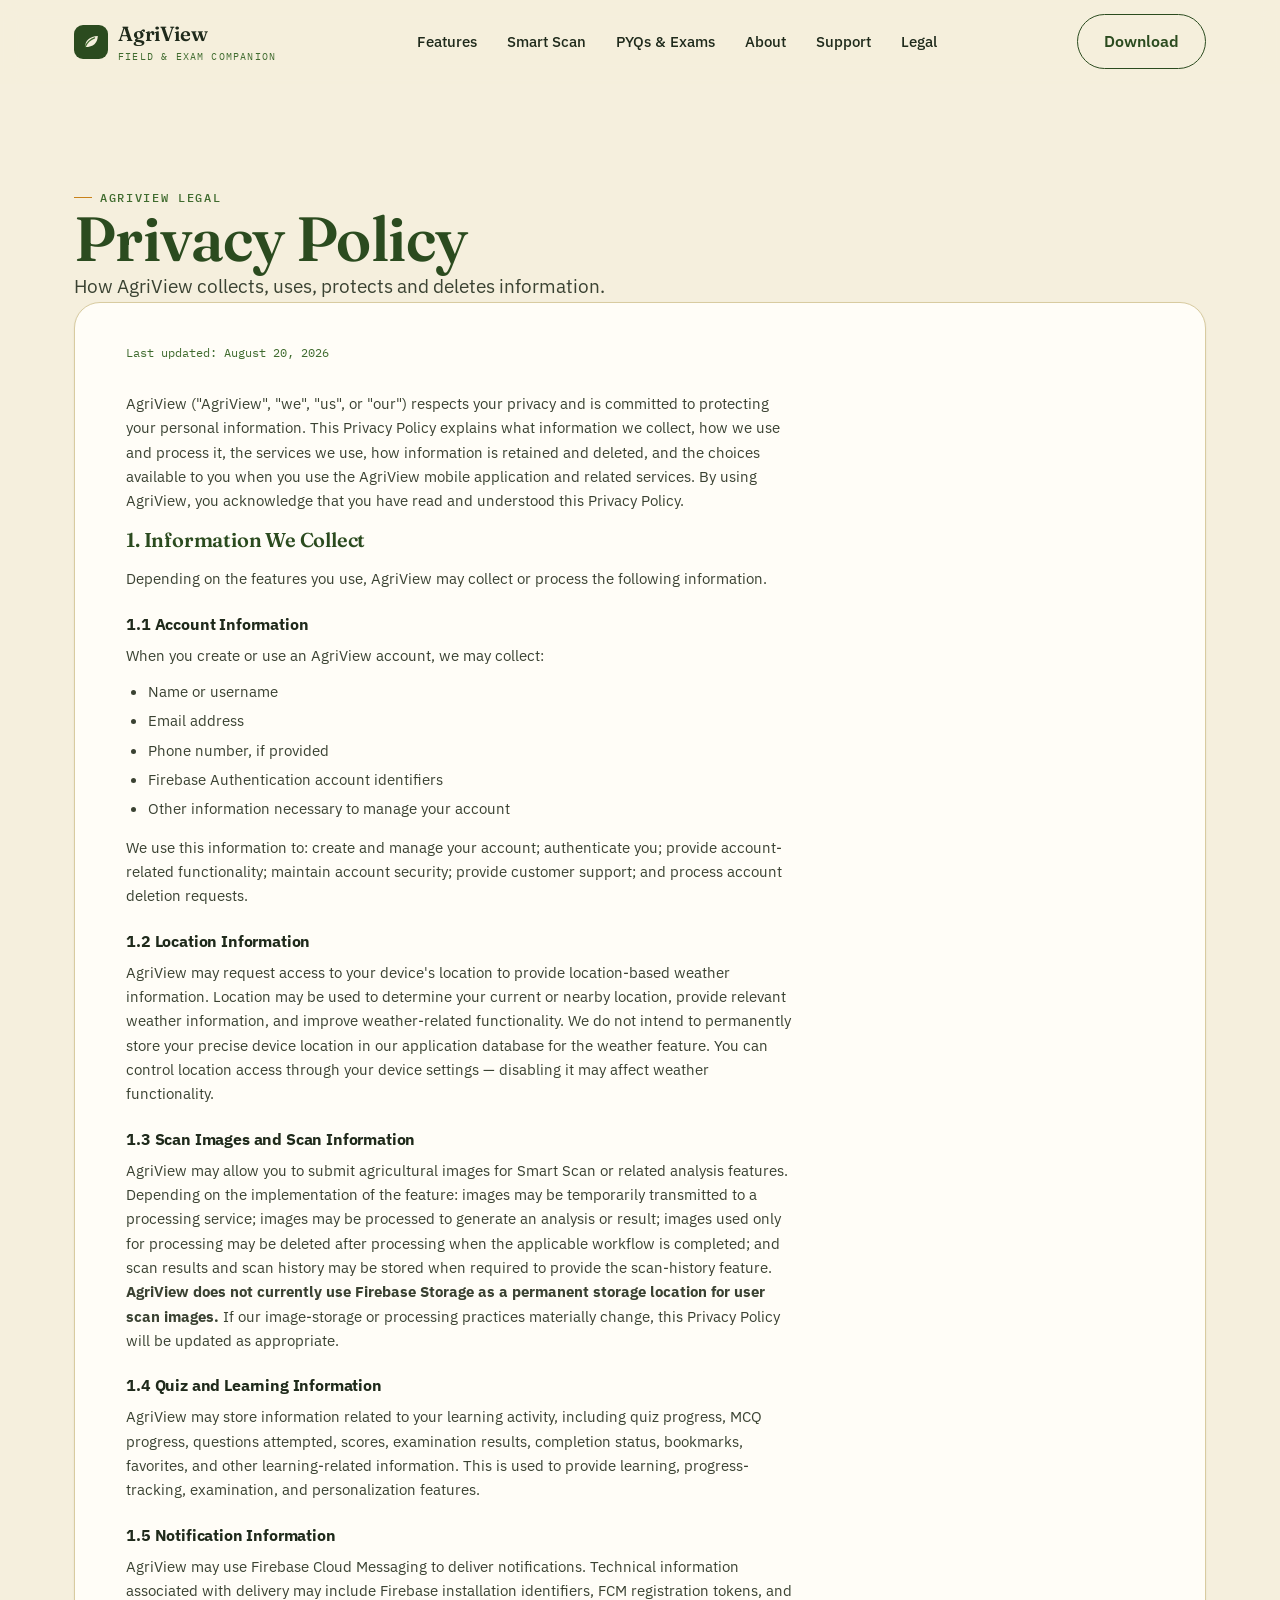
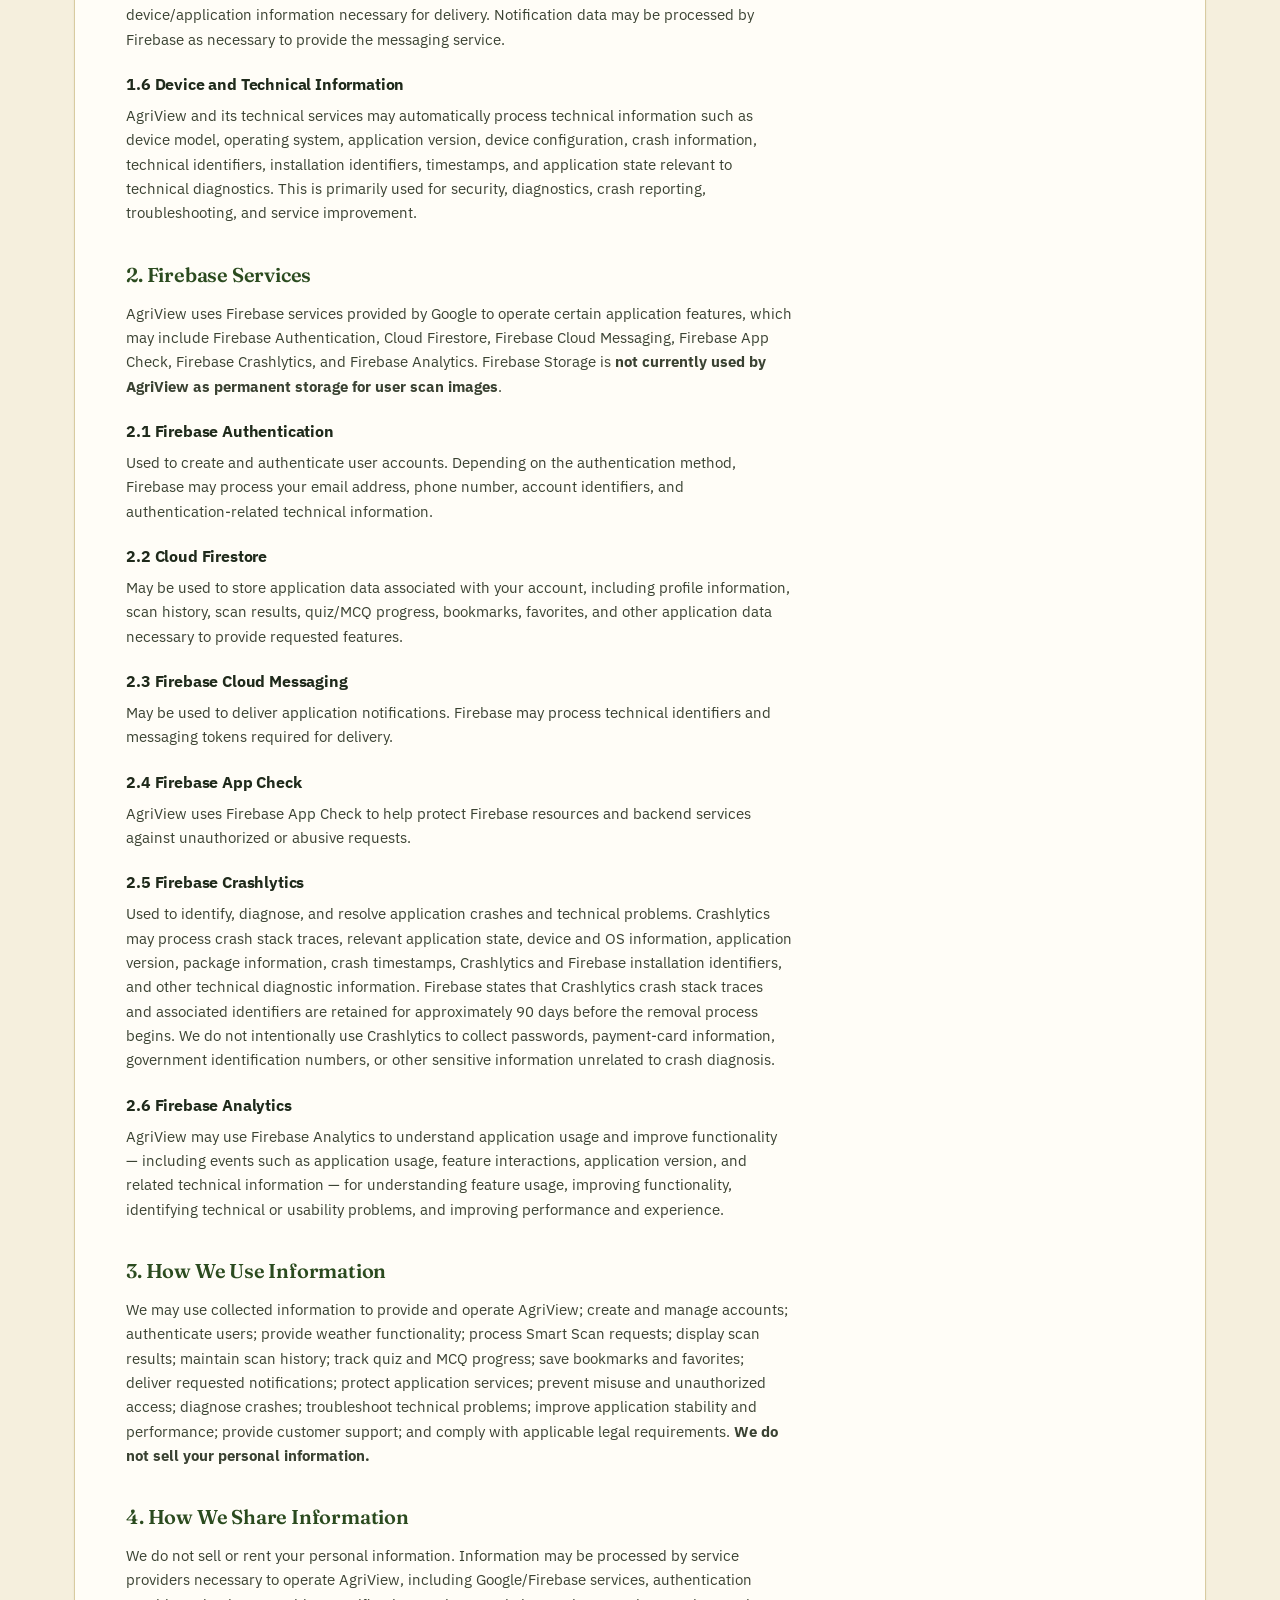
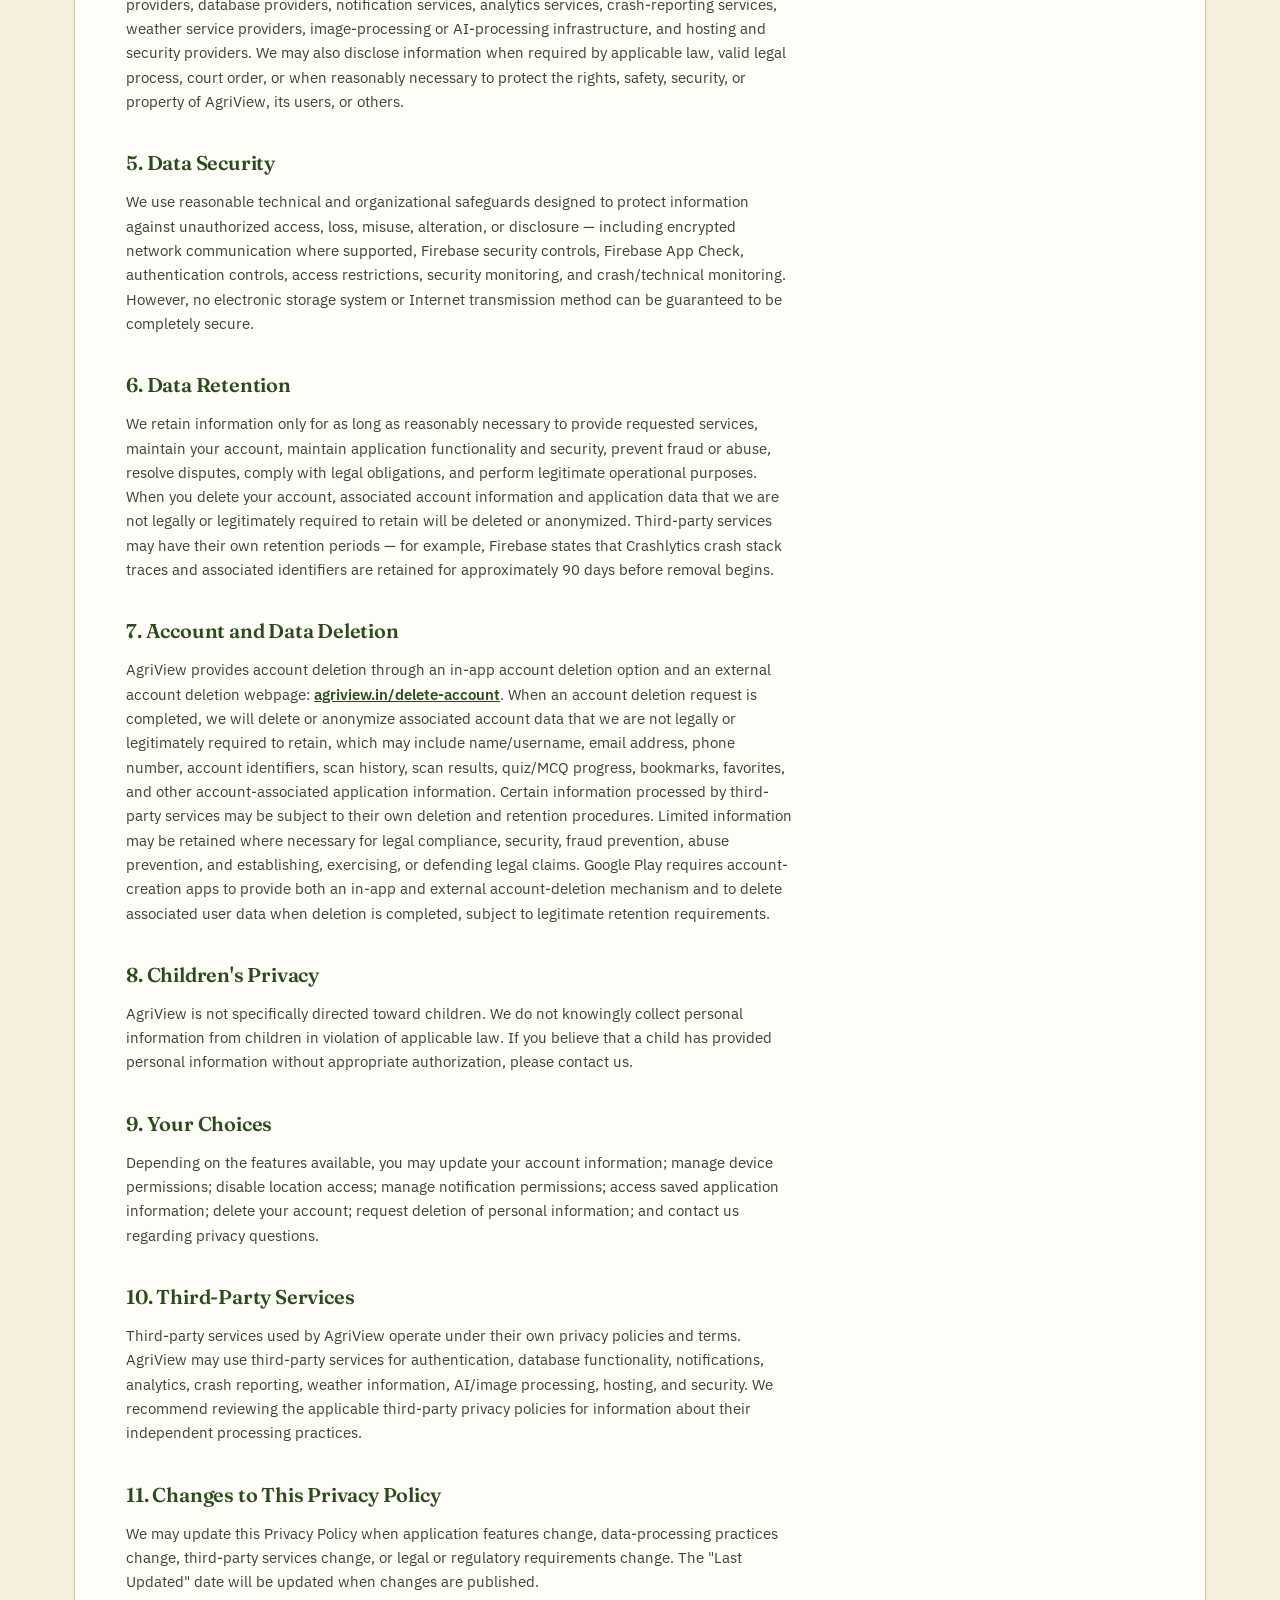
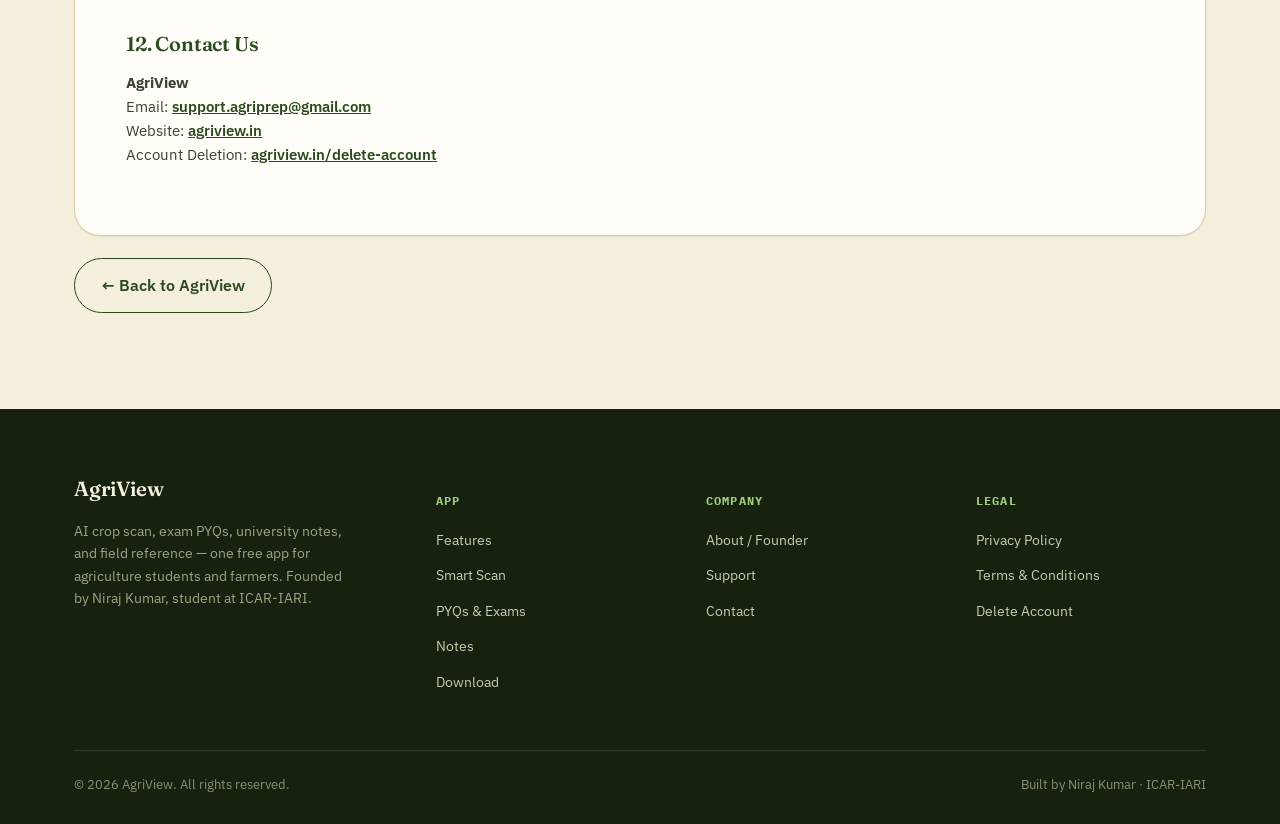
<file: privacy.html>
<!DOCTYPE html>
<html lang="en"><head><meta charset="utf-8"/><meta content="width=device-width, initial-scale=1, viewport-fit=cover" name="viewport"/><meta content="AgriView is a free agriculture app with AI crop scan for pest &amp; disease ID, complete crop package of practices, and PYQs for ICAR JRF, NABARD, AFO and State PCS (Agriculture) — plus ANRAU, ICAR and TNAU notes, weather and job alerts." name="description"/><meta content="AgriView, ICAR JRF PYQ, NABARD AFO exam app, State PCS agriculture PYQ, crop disease identification app, AI crop scan app, agriculture notes ANRAU ICAR TNAU, crop package of practices app, agriculture job alerts app" name="keywords"/><meta content="Niraj Kumar" name="author"/><link href="https://agriview.in/" rel="canonical"/><meta content="website" property="og:type"/><meta content="AgriView" property="og:site_name"/><meta content="AgriView — AI Crop Scan &amp; Agriculture Exam Companion App" property="og:title"/><meta content="AI crop scan, crop package of practices, PYQs for ICAR JRF / NABARD / AFO / State PCS (Agriculture), university notes, real-time weather and job alerts — free, in one app." property="og:description"/><meta content="https://agriview.in/" property="og:url"/><meta content="en_IN" property="og:locale"/><meta content="https://agriview.in/og-image.png" property="og:image"/><meta content="summary_large_image" name="twitter:card"/><meta content="AgriView — AI Crop Scan &amp; Agriculture Exam Companion App" name="twitter:title"/><meta content="AI crop scan, PYQs for ICAR JRF / NABARD / AFO / State PCS (Agriculture), university notes, weather and job alerts — free, in one app." name="twitter:description"/><link href="data:image/svg+xml,%3Csvg xmlns='http://www.w3.org/2000/svg' viewBox='0 0 32 32'%3E%3Crect width='32' height='32' rx='7' fill='%232B4B1F'/%3E%3Cpath d='M9 21c0-8 5-12.5 13-13-0.5 8-5 12.5-13 13Z' fill='%23F5EFDD'/%3E%3Cpath d='M9 21c2-5 5.5-8.5 10-10.5' stroke='%233F6B2E' stroke-width='1.3' fill='none' stroke-linecap='round'/%3E%3C/svg%3E" rel="icon"/><link href="https://fonts.googleapis.com" rel="preconnect"/><link crossorigin="" href="https://fonts.gstatic.com" rel="preconnect"/><link href="https://fonts.googleapis.com/css2?family=Fraunces:opsz,wght@9..144,400;9..144,500;9..144,600;9..144,700&amp;family=IBM+Plex+Sans:wght@400;500;600;700&amp;family=IBM+Plex+Mono:wght@400;500;600&amp;display=swap" rel="stylesheet"/><link href="styles.css" rel="stylesheet"/><title>Privacy Policy — AgriView</title></head><body><header class="site-header" id="siteHeader">
<div class="container nav">
<a aria-label="AgriView home" class="brand" href="index.html#top">
<span class="brand-mark">
<svg aria-hidden="true" fill="none" viewbox="0 0 24 24" xmlns="http://www.w3.org/2000/svg">
<path d="M4 19c0-8.5 5.5-13.5 16-14-0.5 9-5.5 13.9-16 14Z" fill="#F5EFDD"></path>
<path d="M4 19c2.4-6 6.5-9.7 12-11.6" stroke="#3F6B2E" stroke-linecap="round" stroke-width="1.4"></path>
</svg>
</span>
<span>
<span class="brand-name">AgriView</span>
<span class="brand-tag">Field &amp; exam companion</span>
</span>
</a>
<nav aria-label="Primary">
<ul class="nav-links">
<li><a href="index.html#features">Features</a></li>
<li><a href="index.html#smart-scan">Smart Scan</a></li>
<li><a href="index.html#exams">PYQs &amp; Exams</a></li>
<li><a href="index.html#founder">About</a></li>
<li><a href="index.html#support">Support</a></li>
<li><a href="index.html#legal">Legal</a></li>
</ul>
</nav>
<div class="nav-cta">
<a class="btn btn-outline" href="index.html#download">Download</a>
<button aria-controls="mobileMenu" aria-expanded="false" aria-label="Open menu" class="nav-toggle" id="navToggle">
<svg fill="none" stroke="currentColor" stroke-linecap="round" stroke-width="1.8" viewbox="0 0 24 24"><path d="M3 6h18M3 12h18M3 18h18"></path></svg>
</button>
</div>
</div>
</header><main><section class="section"><div class="container"><span class="eyebrow">AgriView Legal</span><h1 class="h1">Privacy Policy</h1><p class="lede">How AgriView collects, uses, protects and deletes information.</p><div class="legal-shell"><div class="legal-panel is-active" id="privacy-policy" role="tabpanel">
<span class="legal-updated">Last updated: August 20, 2026</span>
<p class="legal-intro">AgriView ("AgriView", "we", "us", or "our") respects your privacy and is committed to protecting your personal information. This Privacy Policy explains what information we collect, how we use and process it, the services we use, how information is retained and deleted, and the choices available to you when you use the AgriView mobile application and related services. By using AgriView, you acknowledge that you have read and understood this Privacy Policy.</p>
<h3>1. Information We Collect</h3>
<p>Depending on the features you use, AgriView may collect or process the following information.</p>
<h4>1.1 Account Information</h4>
<p>When you create or use an AgriView account, we may collect:</p>
<ul>
<li>Name or username</li><li>Email address</li><li>Phone number, if provided</li>
<li>Firebase Authentication account identifiers</li><li>Other information necessary to manage your account</li>
</ul>
<p>We use this information to: create and manage your account; authenticate you; provide account-related functionality; maintain account security; provide customer support; and process account deletion requests.</p>
<h4>1.2 Location Information</h4>
<p>AgriView may request access to your device's location to provide location-based weather information. Location may be used to determine your current or nearby location, provide relevant weather information, and improve weather-related functionality. We do not intend to permanently store your precise device location in our application database for the weather feature. You can control location access through your device settings — disabling it may affect weather functionality.</p>
<h4>1.3 Scan Images and Scan Information</h4>
<p>AgriView may allow you to submit agricultural images for Smart Scan or related analysis features. Depending on the implementation of the feature: images may be temporarily transmitted to a processing service; images may be processed to generate an analysis or result; images used only for processing may be deleted after processing when the applicable workflow is completed; and scan results and scan history may be stored when required to provide the scan-history feature. <strong>AgriView does not currently use Firebase Storage as a permanent storage location for user scan images.</strong> If our image-storage or processing practices materially change, this Privacy Policy will be updated as appropriate.</p>
<h4>1.4 Quiz and Learning Information</h4>
<p>AgriView may store information related to your learning activity, including quiz progress, MCQ progress, questions attempted, scores, examination results, completion status, bookmarks, favorites, and other learning-related information. This is used to provide learning, progress-tracking, examination, and personalization features.</p>
<h4>1.5 Notification Information</h4>
<p>AgriView may use Firebase Cloud Messaging to deliver notifications. Technical information associated with delivery may include Firebase installation identifiers, FCM registration tokens, and device/application information necessary for delivery. Notification data may be processed by Firebase as necessary to provide the messaging service.</p>
<h4>1.6 Device and Technical Information</h4>
<p>AgriView and its technical services may automatically process technical information such as device model, operating system, application version, device configuration, crash information, technical identifiers, installation identifiers, timestamps, and application state relevant to technical diagnostics. This is primarily used for security, diagnostics, crash reporting, troubleshooting, and service improvement.</p>
<h3>2. Firebase Services</h3>
<p>AgriView uses Firebase services provided by Google to operate certain application features, which may include Firebase Authentication, Cloud Firestore, Firebase Cloud Messaging, Firebase App Check, Firebase Crashlytics, and Firebase Analytics. Firebase Storage is <strong>not currently used by AgriView as permanent storage for user scan images</strong>.</p>
<h4>2.1 Firebase Authentication</h4>
<p>Used to create and authenticate user accounts. Depending on the authentication method, Firebase may process your email address, phone number, account identifiers, and authentication-related technical information.</p>
<h4>2.2 Cloud Firestore</h4>
<p>May be used to store application data associated with your account, including profile information, scan history, scan results, quiz/MCQ progress, bookmarks, favorites, and other application data necessary to provide requested features.</p>
<h4>2.3 Firebase Cloud Messaging</h4>
<p>May be used to deliver application notifications. Firebase may process technical identifiers and messaging tokens required for delivery.</p>
<h4>2.4 Firebase App Check</h4>
<p>AgriView uses Firebase App Check to help protect Firebase resources and backend services against unauthorized or abusive requests.</p>
<h4>2.5 Firebase Crashlytics</h4>
<p>Used to identify, diagnose, and resolve application crashes and technical problems. Crashlytics may process crash stack traces, relevant application state, device and OS information, application version, package information, crash timestamps, Crashlytics and Firebase installation identifiers, and other technical diagnostic information. Firebase states that Crashlytics crash stack traces and associated identifiers are retained for approximately 90 days before the removal process begins. We do not intentionally use Crashlytics to collect passwords, payment-card information, government identification numbers, or other sensitive information unrelated to crash diagnosis.</p>
<h4>2.6 Firebase Analytics</h4>
<p>AgriView may use Firebase Analytics to understand application usage and improve functionality — including events such as application usage, feature interactions, application version, and related technical information — for understanding feature usage, improving functionality, identifying technical or usability problems, and improving performance and experience.</p>
<h3>3. How We Use Information</h3>
<p>We may use collected information to provide and operate AgriView; create and manage accounts; authenticate users; provide weather functionality; process Smart Scan requests; display scan results; maintain scan history; track quiz and MCQ progress; save bookmarks and favorites; deliver requested notifications; protect application services; prevent misuse and unauthorized access; diagnose crashes; troubleshoot technical problems; improve application stability and performance; provide customer support; and comply with applicable legal requirements. <strong>We do not sell your personal information.</strong></p>
<h3>4. How We Share Information</h3>
<p>We do not sell or rent your personal information. Information may be processed by service providers necessary to operate AgriView, including Google/Firebase services, authentication providers, database providers, notification services, analytics services, crash-reporting services, weather service providers, image-processing or AI-processing infrastructure, and hosting and security providers. We may also disclose information when required by applicable law, valid legal process, court order, or when reasonably necessary to protect the rights, safety, security, or property of AgriView, its users, or others.</p>
<h3>5. Data Security</h3>
<p>We use reasonable technical and organizational safeguards designed to protect information against unauthorized access, loss, misuse, alteration, or disclosure — including encrypted network communication where supported, Firebase security controls, Firebase App Check, authentication controls, access restrictions, security monitoring, and crash/technical monitoring. However, no electronic storage system or Internet transmission method can be guaranteed to be completely secure.</p>
<h3>6. Data Retention</h3>
<p>We retain information only for as long as reasonably necessary to provide requested services, maintain your account, maintain application functionality and security, prevent fraud or abuse, resolve disputes, comply with legal obligations, and perform legitimate operational purposes. When you delete your account, associated account information and application data that we are not legally or legitimately required to retain will be deleted or anonymized. Third-party services may have their own retention periods — for example, Firebase states that Crashlytics crash stack traces and associated identifiers are retained for approximately 90 days before removal begins.</p>
<h3>7. Account and Data Deletion</h3>
<p>AgriView provides account deletion through an in-app account deletion option and an external account deletion webpage: <a href="https://agriview.in/delete-account">agriview.in/delete-account</a>. When an account deletion request is completed, we will delete or anonymize associated account data that we are not legally or legitimately required to retain, which may include name/username, email address, phone number, account identifiers, scan history, scan results, quiz/MCQ progress, bookmarks, favorites, and other account-associated application information. Certain information processed by third-party services may be subject to their own deletion and retention procedures. Limited information may be retained where necessary for legal compliance, security, fraud prevention, abuse prevention, and establishing, exercising, or defending legal claims. Google Play requires account-creation apps to provide both an in-app and external account-deletion mechanism and to delete associated user data when deletion is completed, subject to legitimate retention requirements.</p>
<h3>8. Children's Privacy</h3>
<p>AgriView is not specifically directed toward children. We do not knowingly collect personal information from children in violation of applicable law. If you believe that a child has provided personal information without appropriate authorization, please contact us.</p>
<h3>9. Your Choices</h3>
<p>Depending on the features available, you may update your account information; manage device permissions; disable location access; manage notification permissions; access saved application information; delete your account; request deletion of personal information; and contact us regarding privacy questions.</p>
<h3>10. Third-Party Services</h3>
<p>Third-party services used by AgriView operate under their own privacy policies and terms. AgriView may use third-party services for authentication, database functionality, notifications, analytics, crash reporting, weather information, AI/image processing, hosting, and security. We recommend reviewing the applicable third-party privacy policies for information about their independent processing practices.</p>
<h3>11. Changes to This Privacy Policy</h3>
<p>We may update this Privacy Policy when application features change, data-processing practices change, third-party services change, or legal or regulatory requirements change. The "Last Updated" date will be updated when changes are published.</p>
<h3>12. Contact Us</h3>
<p><strong>AgriView</strong><br/>Email: <a href="mailto:support.agriprep@gmail.com">support.agriprep@gmail.com</a><br/>Website: <a href="https://agriview.in">agriview.in</a><br/>Account Deletion: <a href="https://agriview.in/delete-account">agriview.in/delete-account</a></p>
</div></div><p style="margin-top:22px;"><a class="btn btn-outline" href="index.html">← Back to AgriView</a></p></div></section></main><footer class="site-footer">
<div class="container">
<div class="footer-grid">
<div class="footer-brand">
<span class="brand-name">AgriView</span>
<p>AI crop scan, exam PYQs, university notes, and field reference — one free app for agriculture students and farmers. Founded by Niraj Kumar, student at ICAR‑IARI.</p>
</div>
<div class="footer-col">
<h5>App</h5>
<ul>
<li><a href="index.html#features">Features</a></li>
<li><a href="index.html#smart-scan">Smart Scan</a></li>
<li><a href="index.html#exams">PYQs &amp; Exams</a></li>
<li><a href="index.html#notes">Notes</a></li>
<li><a href="index.html#download">Download</a></li>
</ul>
</div>
<div class="footer-col">
<h5>Company</h5>
<ul>
<li><a href="index.html#founder">About / Founder</a></li>
<li><a href="index.html#support">Support</a></li>
<li><a href="mailto:Support.AgriView@gmail.com">Contact</a></li>
</ul>
</div>
<div class="footer-col">
<h5>Legal</h5>
<ul>
<li><a href="privacy.html">Privacy Policy</a></li>
<li><a href="terms.html">Terms &amp; Conditions</a></li>
<li><a href="delete-account.html">Delete Account</a></li>
</ul>
</div>
</div>
<div class="footer-bottom">
<span>© <span id="year"></span> AgriView. All rights reserved.</span>
<span>Built by Niraj Kumar · ICAR‑IARI</span>
</div>
</div>
</footer><script src="script.js"></script></body></html>
</file>
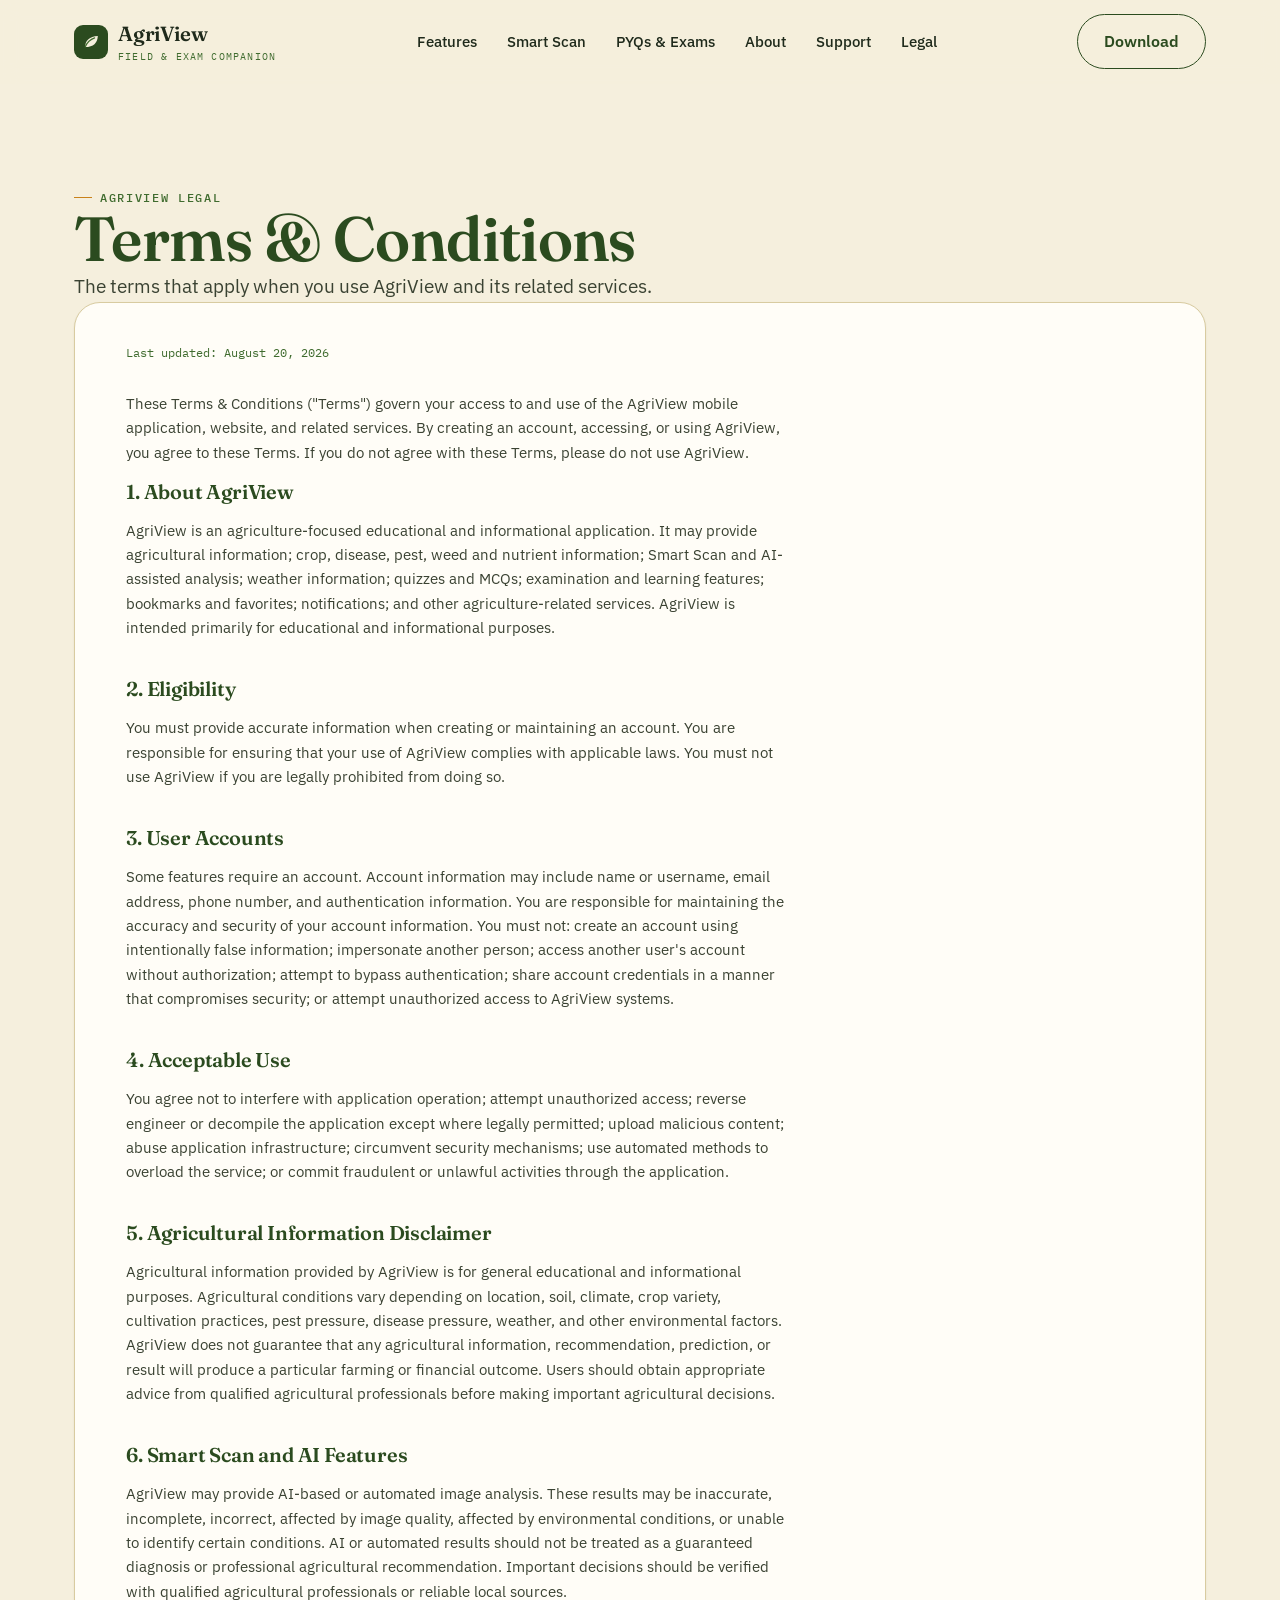
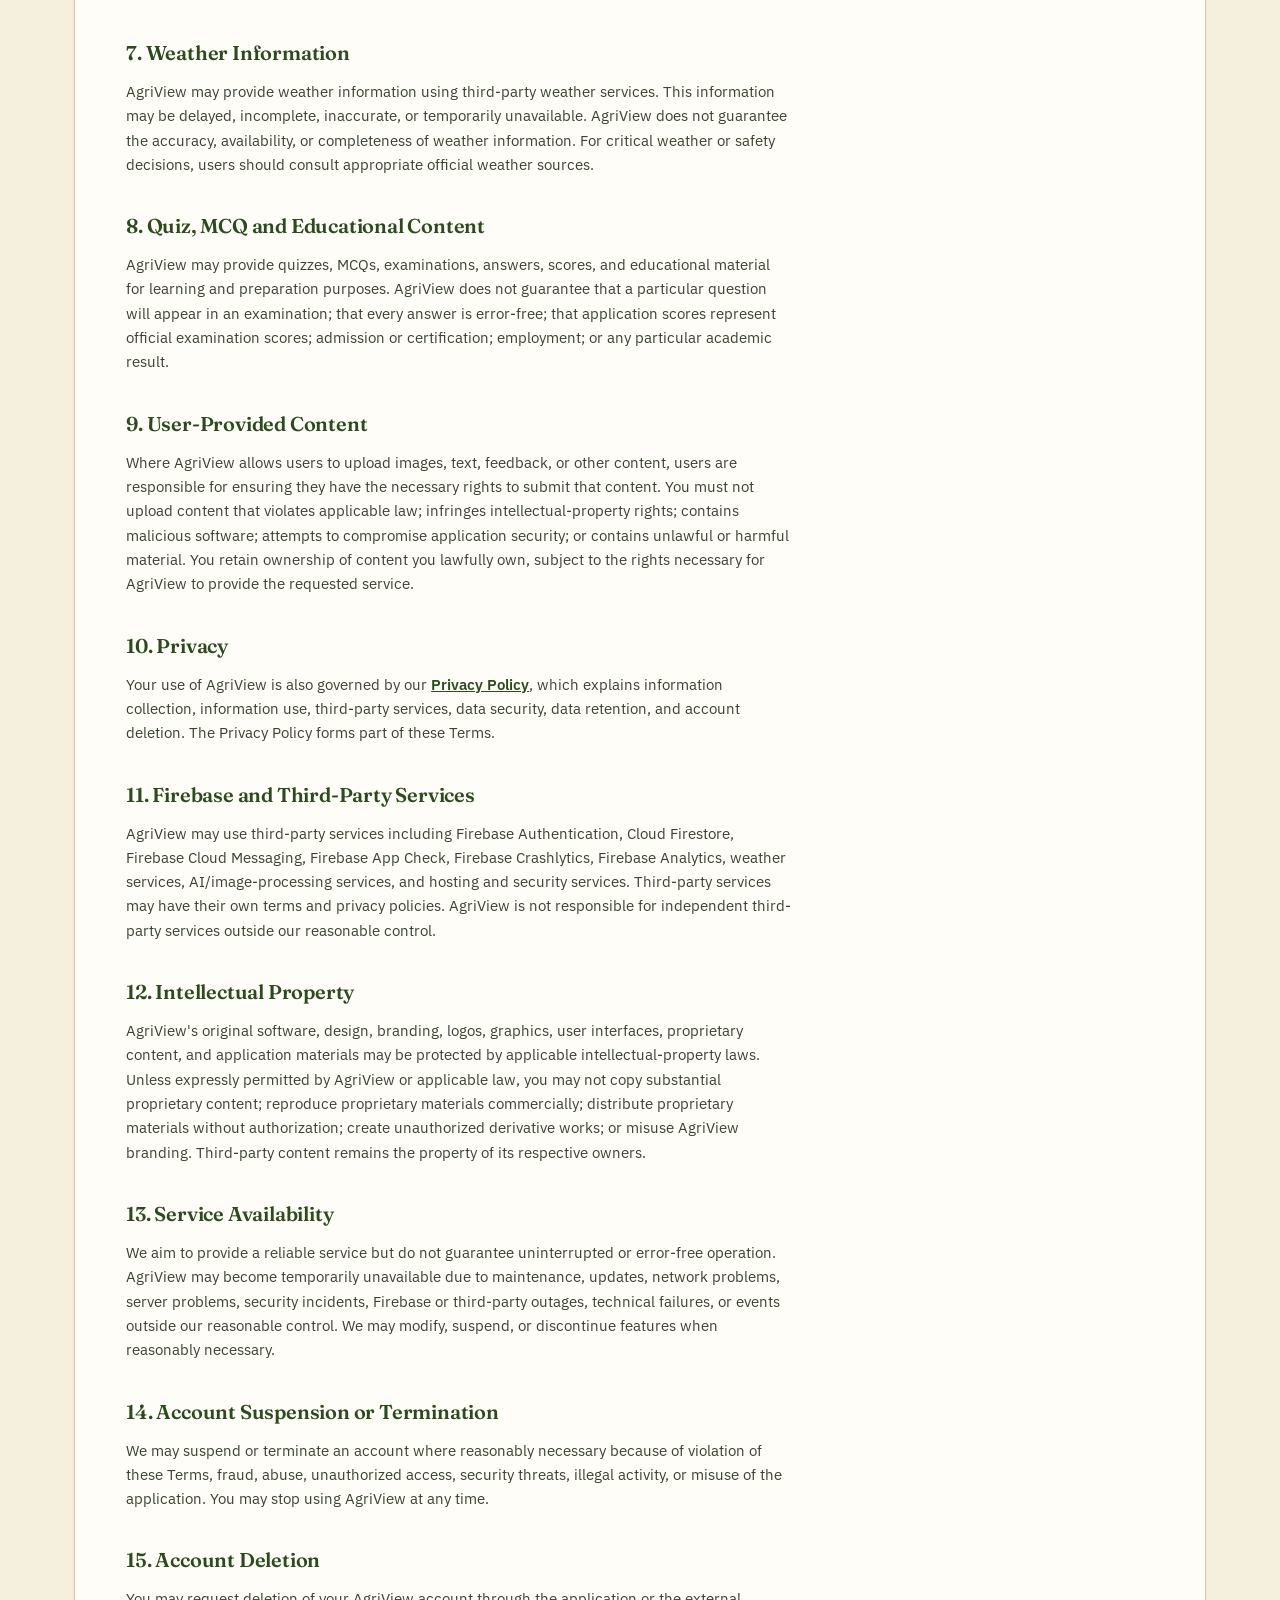
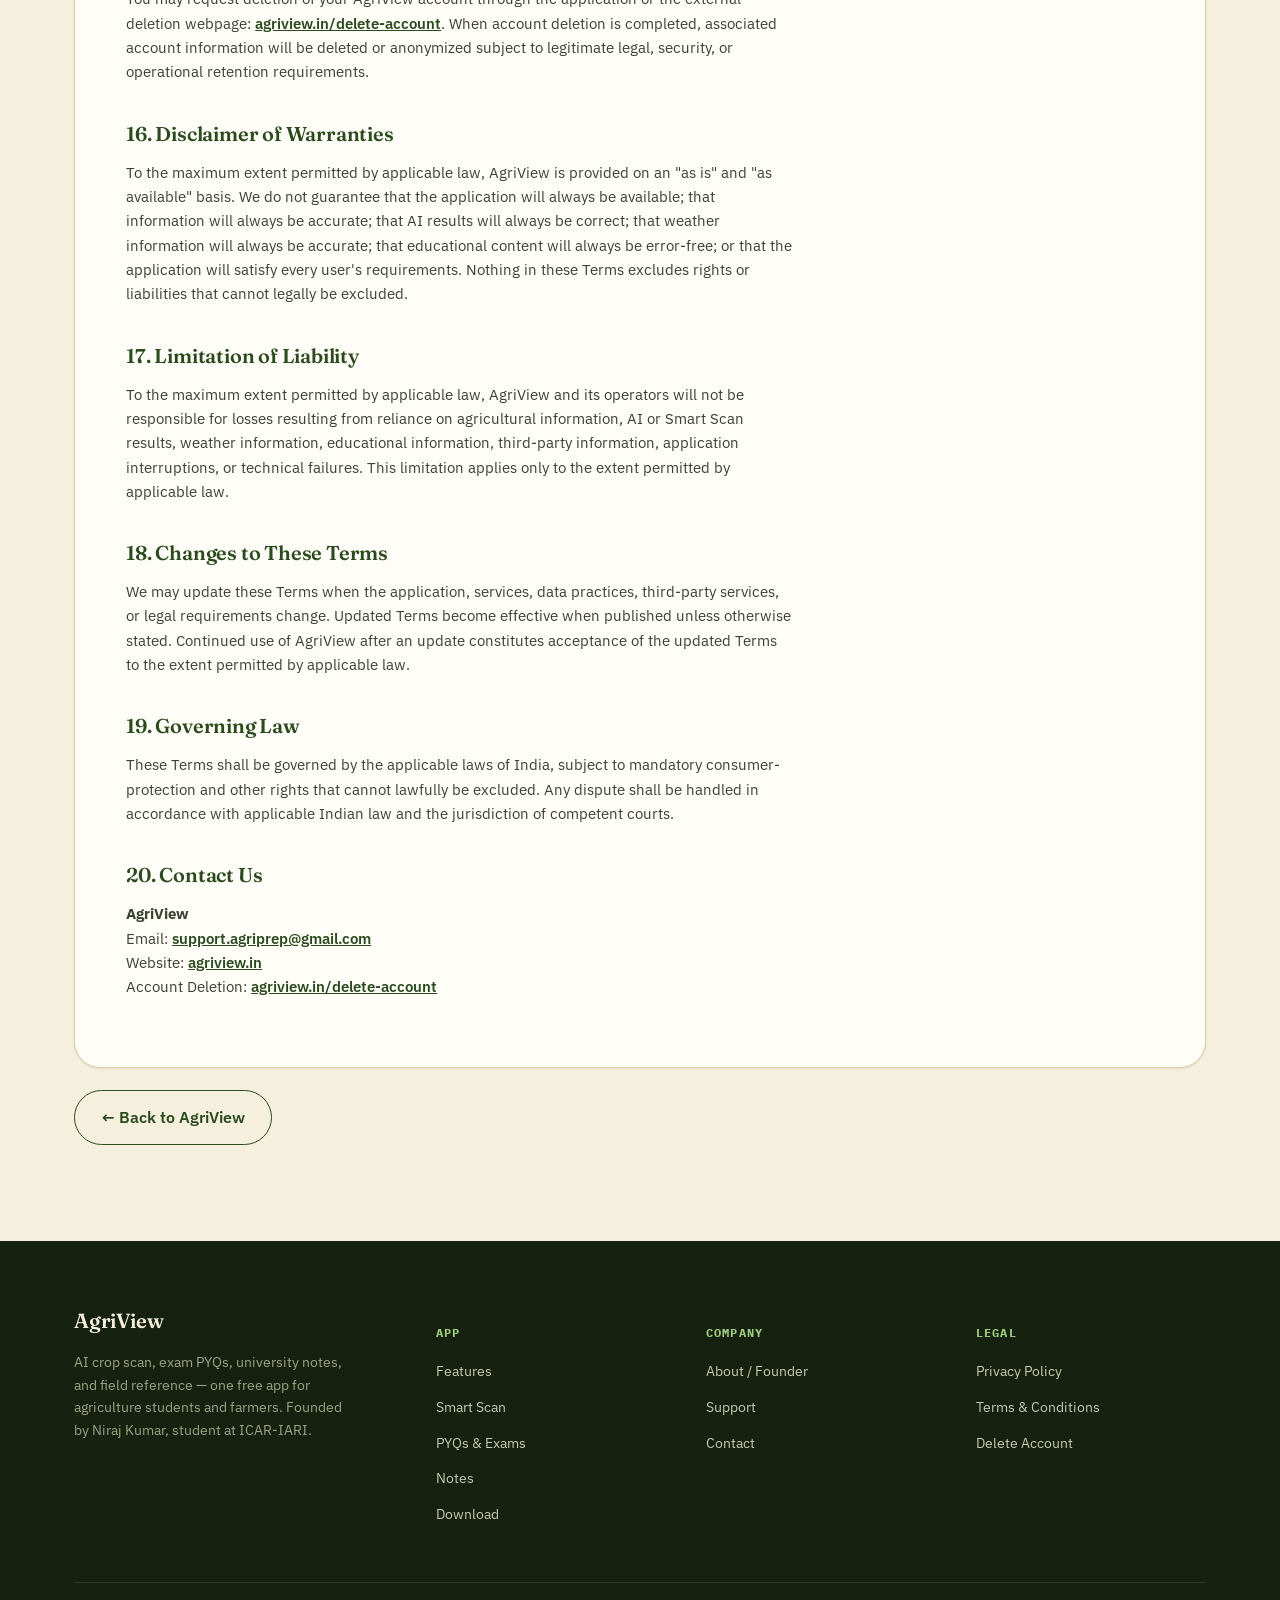
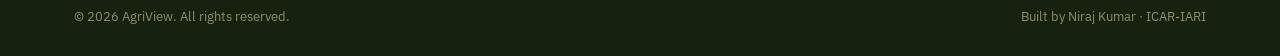
<file: terms.html>
<!DOCTYPE html>
<html lang="en"><head><meta charset="utf-8"/><meta content="width=device-width, initial-scale=1, viewport-fit=cover" name="viewport"/><meta content="AgriView is a free agriculture app with AI crop scan for pest &amp; disease ID, complete crop package of practices, and PYQs for ICAR JRF, NABARD, AFO and State PCS (Agriculture) — plus ANRAU, ICAR and TNAU notes, weather and job alerts." name="description"/><meta content="AgriView, ICAR JRF PYQ, NABARD AFO exam app, State PCS agriculture PYQ, crop disease identification app, AI crop scan app, agriculture notes ANRAU ICAR TNAU, crop package of practices app, agriculture job alerts app" name="keywords"/><meta content="Niraj Kumar" name="author"/><link href="https://agriview.in/" rel="canonical"/><meta content="website" property="og:type"/><meta content="AgriView" property="og:site_name"/><meta content="AgriView — AI Crop Scan &amp; Agriculture Exam Companion App" property="og:title"/><meta content="AI crop scan, crop package of practices, PYQs for ICAR JRF / NABARD / AFO / State PCS (Agriculture), university notes, real-time weather and job alerts — free, in one app." property="og:description"/><meta content="https://agriview.in/" property="og:url"/><meta content="en_IN" property="og:locale"/><meta content="https://agriview.in/og-image.png" property="og:image"/><meta content="summary_large_image" name="twitter:card"/><meta content="AgriView — AI Crop Scan &amp; Agriculture Exam Companion App" name="twitter:title"/><meta content="AI crop scan, PYQs for ICAR JRF / NABARD / AFO / State PCS (Agriculture), university notes, weather and job alerts — free, in one app." name="twitter:description"/><link href="data:image/svg+xml,%3Csvg xmlns='http://www.w3.org/2000/svg' viewBox='0 0 32 32'%3E%3Crect width='32' height='32' rx='7' fill='%232B4B1F'/%3E%3Cpath d='M9 21c0-8 5-12.5 13-13-0.5 8-5 12.5-13 13Z' fill='%23F5EFDD'/%3E%3Cpath d='M9 21c2-5 5.5-8.5 10-10.5' stroke='%233F6B2E' stroke-width='1.3' fill='none' stroke-linecap='round'/%3E%3C/svg%3E" rel="icon"/><link href="https://fonts.googleapis.com" rel="preconnect"/><link crossorigin="" href="https://fonts.gstatic.com" rel="preconnect"/><link href="https://fonts.googleapis.com/css2?family=Fraunces:opsz,wght@9..144,400;9..144,500;9..144,600;9..144,700&amp;family=IBM+Plex+Sans:wght@400;500;600;700&amp;family=IBM+Plex+Mono:wght@400;500;600&amp;display=swap" rel="stylesheet"/><link href="styles.css" rel="stylesheet"/><title>Terms &amp; Conditions — AgriView</title></head><body><header class="site-header" id="siteHeader">
<div class="container nav">
<a aria-label="AgriView home" class="brand" href="index.html#top">
<span class="brand-mark">
<svg aria-hidden="true" fill="none" viewbox="0 0 24 24" xmlns="http://www.w3.org/2000/svg">
<path d="M4 19c0-8.5 5.5-13.5 16-14-0.5 9-5.5 13.9-16 14Z" fill="#F5EFDD"></path>
<path d="M4 19c2.4-6 6.5-9.7 12-11.6" stroke="#3F6B2E" stroke-linecap="round" stroke-width="1.4"></path>
</svg>
</span>
<span>
<span class="brand-name">AgriView</span>
<span class="brand-tag">Field &amp; exam companion</span>
</span>
</a>
<nav aria-label="Primary">
<ul class="nav-links">
<li><a href="index.html#features">Features</a></li>
<li><a href="index.html#smart-scan">Smart Scan</a></li>
<li><a href="index.html#exams">PYQs &amp; Exams</a></li>
<li><a href="index.html#founder">About</a></li>
<li><a href="index.html#support">Support</a></li>
<li><a href="index.html#legal">Legal</a></li>
</ul>
</nav>
<div class="nav-cta">
<a class="btn btn-outline" href="index.html#download">Download</a>
<button aria-controls="mobileMenu" aria-expanded="false" aria-label="Open menu" class="nav-toggle" id="navToggle">
<svg fill="none" stroke="currentColor" stroke-linecap="round" stroke-width="1.8" viewbox="0 0 24 24"><path d="M3 6h18M3 12h18M3 18h18"></path></svg>
</button>
</div>
</div>
</header><main><section class="section"><div class="container"><span class="eyebrow">AgriView Legal</span><h1 class="h1">Terms &amp; Conditions</h1><p class="lede">The terms that apply when you use AgriView and its related services.</p><div class="legal-shell"><div class="legal-panel is-active" id="terms" role="tabpanel">
<span class="legal-updated">Last updated: August 20, 2026</span>
<p class="legal-intro">These Terms &amp; Conditions ("Terms") govern your access to and use of the AgriView mobile application, website, and related services. By creating an account, accessing, or using AgriView, you agree to these Terms. If you do not agree with these Terms, please do not use AgriView.</p>
<h3>1. About AgriView</h3>
<p>AgriView is an agriculture-focused educational and informational application. It may provide agricultural information; crop, disease, pest, weed and nutrient information; Smart Scan and AI-assisted analysis; weather information; quizzes and MCQs; examination and learning features; bookmarks and favorites; notifications; and other agriculture-related services. AgriView is intended primarily for educational and informational purposes.</p>
<h3>2. Eligibility</h3>
<p>You must provide accurate information when creating or maintaining an account. You are responsible for ensuring that your use of AgriView complies with applicable laws. You must not use AgriView if you are legally prohibited from doing so.</p>
<h3>3. User Accounts</h3>
<p>Some features require an account. Account information may include name or username, email address, phone number, and authentication information. You are responsible for maintaining the accuracy and security of your account information. You must not: create an account using intentionally false information; impersonate another person; access another user's account without authorization; attempt to bypass authentication; share account credentials in a manner that compromises security; or attempt unauthorized access to AgriView systems.</p>
<h3>4. Acceptable Use</h3>
<p>You agree not to interfere with application operation; attempt unauthorized access; reverse engineer or decompile the application except where legally permitted; upload malicious content; abuse application infrastructure; circumvent security mechanisms; use automated methods to overload the service; or commit fraudulent or unlawful activities through the application.</p>
<h3>5. Agricultural Information Disclaimer</h3>
<p>Agricultural information provided by AgriView is for general educational and informational purposes. Agricultural conditions vary depending on location, soil, climate, crop variety, cultivation practices, pest pressure, disease pressure, weather, and other environmental factors. AgriView does not guarantee that any agricultural information, recommendation, prediction, or result will produce a particular farming or financial outcome. Users should obtain appropriate advice from qualified agricultural professionals before making important agricultural decisions.</p>
<h3>6. Smart Scan and AI Features</h3>
<p>AgriView may provide AI-based or automated image analysis. These results may be inaccurate, incomplete, incorrect, affected by image quality, affected by environmental conditions, or unable to identify certain conditions. AI or automated results should not be treated as a guaranteed diagnosis or professional agricultural recommendation. Important decisions should be verified with qualified agricultural professionals or reliable local sources.</p>
<h3>7. Weather Information</h3>
<p>AgriView may provide weather information using third-party weather services. This information may be delayed, incomplete, inaccurate, or temporarily unavailable. AgriView does not guarantee the accuracy, availability, or completeness of weather information. For critical weather or safety decisions, users should consult appropriate official weather sources.</p>
<h3>8. Quiz, MCQ and Educational Content</h3>
<p>AgriView may provide quizzes, MCQs, examinations, answers, scores, and educational material for learning and preparation purposes. AgriView does not guarantee that a particular question will appear in an examination; that every answer is error-free; that application scores represent official examination scores; admission or certification; employment; or any particular academic result.</p>
<h3>9. User-Provided Content</h3>
<p>Where AgriView allows users to upload images, text, feedback, or other content, users are responsible for ensuring they have the necessary rights to submit that content. You must not upload content that violates applicable law; infringes intellectual-property rights; contains malicious software; attempts to compromise application security; or contains unlawful or harmful material. You retain ownership of content you lawfully own, subject to the rights necessary for AgriView to provide the requested service.</p>
<h3>10. Privacy</h3>
<p>Your use of AgriView is also governed by our <a href="#privacy-policy">Privacy Policy</a>, which explains information collection, information use, third-party services, data security, data retention, and account deletion. The Privacy Policy forms part of these Terms.</p>
<h3>11. Firebase and Third-Party Services</h3>
<p>AgriView may use third-party services including Firebase Authentication, Cloud Firestore, Firebase Cloud Messaging, Firebase App Check, Firebase Crashlytics, Firebase Analytics, weather services, AI/image-processing services, and hosting and security services. Third-party services may have their own terms and privacy policies. AgriView is not responsible for independent third-party services outside our reasonable control.</p>
<h3>12. Intellectual Property</h3>
<p>AgriView's original software, design, branding, logos, graphics, user interfaces, proprietary content, and application materials may be protected by applicable intellectual-property laws. Unless expressly permitted by AgriView or applicable law, you may not copy substantial proprietary content; reproduce proprietary materials commercially; distribute proprietary materials without authorization; create unauthorized derivative works; or misuse AgriView branding. Third-party content remains the property of its respective owners.</p>
<h3>13. Service Availability</h3>
<p>We aim to provide a reliable service but do not guarantee uninterrupted or error-free operation. AgriView may become temporarily unavailable due to maintenance, updates, network problems, server problems, security incidents, Firebase or third-party outages, technical failures, or events outside our reasonable control. We may modify, suspend, or discontinue features when reasonably necessary.</p>
<h3>14. Account Suspension or Termination</h3>
<p>We may suspend or terminate an account where reasonably necessary because of violation of these Terms, fraud, abuse, unauthorized access, security threats, illegal activity, or misuse of the application. You may stop using AgriView at any time.</p>
<h3>15. Account Deletion</h3>
<p>You may request deletion of your AgriView account through the application or the external deletion webpage: <a href="#delete-account">agriview.in/delete-account</a>. When account deletion is completed, associated account information will be deleted or anonymized subject to legitimate legal, security, or operational retention requirements.</p>
<h3>16. Disclaimer of Warranties</h3>
<p>To the maximum extent permitted by applicable law, AgriView is provided on an "as is" and "as available" basis. We do not guarantee that the application will always be available; that information will always be accurate; that AI results will always be correct; that weather information will always be accurate; that educational content will always be error-free; or that the application will satisfy every user's requirements. Nothing in these Terms excludes rights or liabilities that cannot legally be excluded.</p>
<h3>17. Limitation of Liability</h3>
<p>To the maximum extent permitted by applicable law, AgriView and its operators will not be responsible for losses resulting from reliance on agricultural information, AI or Smart Scan results, weather information, educational information, third-party information, application interruptions, or technical failures. This limitation applies only to the extent permitted by applicable law.</p>
<h3>18. Changes to These Terms</h3>
<p>We may update these Terms when the application, services, data practices, third-party services, or legal requirements change. Updated Terms become effective when published unless otherwise stated. Continued use of AgriView after an update constitutes acceptance of the updated Terms to the extent permitted by applicable law.</p>
<h3>19. Governing Law</h3>
<p>These Terms shall be governed by the applicable laws of India, subject to mandatory consumer-protection and other rights that cannot lawfully be excluded. Any dispute shall be handled in accordance with applicable Indian law and the jurisdiction of competent courts.</p>
<h3>20. Contact Us</h3>
<p><strong>AgriView</strong><br/>Email: <a href="mailto:support.agriprep@gmail.com">support.agriprep@gmail.com</a><br/>Website: <a href="https://agriview.in">agriview.in</a><br/>Account Deletion: <a href="https://agriview.in/delete-account">agriview.in/delete-account</a></p>
</div></div><p style="margin-top:22px;"><a class="btn btn-outline" href="index.html">← Back to AgriView</a></p></div></section></main><footer class="site-footer">
<div class="container">
<div class="footer-grid">
<div class="footer-brand">
<span class="brand-name">AgriView</span>
<p>AI crop scan, exam PYQs, university notes, and field reference — one free app for agriculture students and farmers. Founded by Niraj Kumar, student at ICAR‑IARI.</p>
</div>
<div class="footer-col">
<h5>App</h5>
<ul>
<li><a href="index.html#features">Features</a></li>
<li><a href="index.html#smart-scan">Smart Scan</a></li>
<li><a href="index.html#exams">PYQs &amp; Exams</a></li>
<li><a href="index.html#notes">Notes</a></li>
<li><a href="index.html#download">Download</a></li>
</ul>
</div>
<div class="footer-col">
<h5>Company</h5>
<ul>
<li><a href="index.html#founder">About / Founder</a></li>
<li><a href="index.html#support">Support</a></li>
<li><a href="mailto:Support.AgriView@gmail.com">Contact</a></li>
</ul>
</div>
<div class="footer-col">
<h5>Legal</h5>
<ul>
<li><a href="privacy.html">Privacy Policy</a></li>
<li><a href="terms.html">Terms &amp; Conditions</a></li>
<li><a href="delete-account.html">Delete Account</a></li>
</ul>
</div>
</div>
<div class="footer-bottom">
<span>© <span id="year"></span> AgriView. All rights reserved.</span>
<span>Built by Niraj Kumar · ICAR‑IARI</span>
</div>
</div>
</footer><script src="script.js"></script></body></html>
</file>
<file: styles.css>
/* ===================================================================
   AgriView — Design tokens
   Palette (field-notebook / herbarium ledger, not a stock-agri green):
     --ink        #1F2A1B  primary text, deep moss-black
     --paper      #F5EFDD  page background, unbleached ledger paper
     --paper-2    #EEE4C6  recessed panels
     --moss       #3F6B2E  primary accent (leaf)
     --moss-dark  #2B4B1F  deep accent / headers on dark
     --ochre      #C9821A  CTA / warm accent (turmeric)
     --night      #16210F  dark section background
     --line       #D8CBA0  hairlines, borders (dried wheat)
     --white      #FFFDF7  card surfaces
   Type: Fraunces (display) + IBM Plex Sans (body) + IBM Plex Mono (catalog labels/data)
=================================================================== */
:root{
  --ink:#1F2A1B;
  --paper:#F5EFDD;
  --paper-2:#EEE4C6;
  --moss:#3F6B2E;
  --moss-dark:#2B4B1F;
  --ochre:#C9821A;
  --ochre-dark:#A6690F;
  --night:#16210F;
  --line:#D8CBA0;
  --white:#FFFDF7;
  --danger:#9C3B2A;

  --font-display:'Fraunces', Georgia, serif;
  --font-body:'IBM Plex Sans', -apple-system, Segoe UI, Roboto, sans-serif;
  --font-mono:'IBM Plex Mono', 'SFMono-Regular', Consolas, monospace;

  --radius-s:8px;
  --radius-m:14px;
  --radius-l:26px;

  --shadow-1: 0 1px 2px rgba(22,33,15,0.08);
  --shadow-2: 0 12px 30px -12px rgba(22,33,15,0.28);

  --maxw:1180px;
}

*,*::before,*::after{box-sizing:border-box;}
html{scroll-behavior:smooth;}
@media (prefers-reduced-motion: reduce){
  html{scroll-behavior:auto;}
  *,*::before,*::after{animation-duration:0.01ms !important; animation-iteration-count:1 !important; transition-duration:0.01ms !important; scroll-behavior:auto !important;}
}
body{
  margin:0;
  background:var(--paper);
  color:var(--ink);
  font-family:var(--font-body);
  font-size:16px;
  line-height:1.6;
  -webkit-font-smoothing:antialiased;
}
img,svg{display:block; max-width:100%;}
a{color:inherit;}
h1,h2,h3,h4{font-family:var(--font-display); margin:0; font-weight:600; letter-spacing:-0.01em; color:var(--moss-dark);}
p{margin:0;}
.container{max-width:var(--maxw); margin-inline:auto; padding-inline:24px;}
section{position:relative;}
:focus-visible{outline:3px solid var(--ochre); outline-offset:3px; border-radius:4px;}

.eyebrow{
  display:inline-flex; align-items:center; gap:8px;
  font-family:var(--font-mono); font-size:0.75rem; letter-spacing:0.14em; text-transform:uppercase;
  color:var(--moss); font-weight:500;
}
.eyebrow::before{content:''; width:18px; height:1px; background:var(--ochre);}

.h1{font-size:clamp(2.2rem, 1.5rem + 3vw, 3.9rem); line-height:1.03;}
.h2{font-size:clamp(1.7rem, 1.35rem + 1.6vw, 2.6rem); line-height:1.1;}
.h3{font-size:clamp(1.15rem, 1.05rem + 0.4vw, 1.4rem); line-height:1.25;}
.lede{font-size:clamp(1.02rem, 0.95rem + 0.3vw, 1.2rem); color:#3A4232; max-width:56ch;}

.btn{
  display:inline-flex; align-items:center; justify-content:center; gap:10px;
  font-family:var(--font-body); font-weight:600; font-size:0.98rem;
  padding:14px 26px; border-radius:999px; border:1.5px solid transparent;
  cursor:pointer; text-decoration:none; transition:transform .18s ease, box-shadow .18s ease, background .18s ease, border-color .18s ease;
  white-space:nowrap;
}
.btn:active{transform:translateY(1px);}
.btn-primary{background:var(--ochre); color:var(--white); box-shadow:var(--shadow-1);}
.btn-primary:hover{background:var(--ochre-dark); box-shadow:var(--shadow-2);}
.btn-outline{background:transparent; color:var(--moss-dark); border-color:var(--moss-dark);}
.btn-outline:hover{background:var(--moss-dark); color:var(--white);}
.btn-ghost-light{background:rgba(245,239,221,0.08); color:var(--paper); border-color:rgba(245,239,221,0.35);}
.btn-ghost-light:hover{background:rgba(245,239,221,0.16);}
.btn[disabled]{opacity:0.55; cursor:not-allowed;}

/* ---------- Header ---------- */
.site-header{
  position:sticky; top:0; z-index:100;
  background:rgba(245,239,221,0.86); backdrop-filter:blur(10px);
  border-bottom:1px solid transparent;
  transition:border-color .25s ease, box-shadow .25s ease, background .25s ease;
}
.site-header.is-scrolled{border-color:var(--line); box-shadow:0 2px 18px -8px rgba(22,33,15,0.18); background:rgba(245,239,221,0.96);}
.nav{display:flex; align-items:center; justify-content:space-between; gap:20px; padding-block:14px;}
.brand{display:flex; align-items:center; gap:10px; text-decoration:none; color:var(--ink);}
.brand-mark{width:34px; height:34px; border-radius:9px; background:var(--moss-dark); display:flex; align-items:center; justify-content:center; flex:none;}
.brand-mark svg{width:19px; height:19px;}
.brand-name{font-family:var(--font-display); font-weight:600; font-size:1.28rem; letter-spacing:-0.01em;}
.brand-tag{display:block; font-family:var(--font-mono); font-size:0.62rem; letter-spacing:0.12em; color:var(--moss); text-transform:uppercase; margin-top:-2px;}

.nav-links{display:flex; align-items:center; gap:30px; list-style:none; margin:0; padding:0;}
.nav-links a{
  text-decoration:none; font-size:0.94rem; font-weight:500; color:var(--ink);
  position:relative; padding-bottom:3px;
}
.nav-links a::after{content:''; position:absolute; left:0; right:100%; bottom:0; height:2px; background:var(--ochre); transition:right .22s ease;}
.nav-links a:hover::after{right:0;}
.nav-cta{display:flex; align-items:center; gap:12px;}
.nav-toggle{
  display:none; background:none; border:1.5px solid var(--moss-dark); border-radius:10px;
  width:42px; height:42px; align-items:center; justify-content:center; cursor:pointer;
}
.nav-toggle svg{width:20px; height:20px;}

.mobile-menu{
  display:none; position:fixed; inset:0; z-index:99; background:var(--night);
  padding:100px 28px 40px; overflow-y:auto;
}
.mobile-menu.is-open{display:block;}
.mobile-menu ul{list-style:none; margin:0; padding:0; display:flex; flex-direction:column; gap:6px;}
.mobile-menu a{
  display:block; padding:16px 4px; color:var(--paper); text-decoration:none;
  font-family:var(--font-display); font-size:1.5rem; border-bottom:1px solid rgba(245,239,221,0.14);
}
.mobile-menu .btn{margin-top:26px; width:100%;}

@media (max-width:900px){
  .nav-links{display:none;}
  .nav-cta .btn-outline{display:none;}
  .nav-toggle{display:inline-flex;}
}

/* ---------- Hero ---------- */
.hero{
  padding:64px 0 90px;
  background:
    radial-gradient(680px 420px at 88% -10%, rgba(63,107,46,0.14), transparent 60%),
    var(--paper);
  overflow:clip;
}
.hero-grid{display:grid; grid-template-columns:1.05fr 0.95fr; gap:56px; align-items:center;}
.hero-copy{max-width:560px;}
.hero-copy .h1{margin-top:16px;}
.hero-copy .lede{margin-top:20px;}
.hero-actions{display:flex; flex-wrap:wrap; gap:14px; margin-top:32px;}
.hero-stats{display:flex; gap:28px; margin-top:44px; flex-wrap:wrap;}
.hero-stat b{display:block; font-family:var(--font-display); font-size:1.7rem; color:var(--moss-dark);}
.hero-stat span{font-size:0.82rem; color:#5A5B45;}

.phone-wrap{position:relative; display:flex; justify-content:center;}
.phone{
  position:relative; width:min(300px, 84vw); aspect-ratio:9/18.5;
  background:var(--night); border-radius:38px; padding:12px;
  box-shadow:var(--shadow-2), 0 0 0 1px rgba(22,33,15,0.06);
}
.phone-screen{
  height:100%; width:100%; background:var(--white); border-radius:28px; overflow:hidden;
  display:flex; flex-direction:column; position:relative;
}
.phone-topbar{display:flex; justify-content:space-between; align-items:center; padding:12px 16px 6px; font-family:var(--font-mono); font-size:0.62rem; color:#7C7A63;}
.phone-camera{flex:1; margin:10px 14px 0; border-radius:16px; background:linear-gradient(160deg,#EFE9CF,#D9E3C4); position:relative; overflow:hidden; display:flex; align-items:center; justify-content:center;}
.scan-frame{position:absolute; inset:14px; border:2px dashed rgba(43,75,31,0.55); border-radius:12px;}
.scan-line{position:absolute; left:14px; right:14px; height:2px; background:var(--ochre); box-shadow:0 0 10px 1px rgba(201,130,26,0.7); animation:scan 2.6s ease-in-out infinite;}
@keyframes scan{0%,100%{top:16px;} 50%{top:calc(100% - 30px);}}
.leaf-icon-lg{width:64px; height:64px; color:var(--moss-dark); opacity:0.55;}
.phone-result{margin:12px 14px 16px; background:var(--paper); border:1px solid var(--line); border-radius:14px; padding:12px 14px;}
.phone-result .tag{display:inline-block; font-family:var(--font-mono); font-size:0.6rem; letter-spacing:0.08em; text-transform:uppercase; background:var(--moss); color:var(--white); padding:3px 8px; border-radius:5px; margin-bottom:6px;}
.phone-result strong{display:block; font-family:var(--font-display); font-size:1rem; color:var(--ink);}
.phone-result small{color:#6B6B54; font-size:0.72rem;}
.phone-badge{
  position:absolute; right:-14px; top:26%; background:var(--white); border:1px solid var(--line);
  border-radius:14px; padding:10px 12px; box-shadow:var(--shadow-2); display:flex; gap:8px; align-items:center;
  font-family:var(--font-mono); font-size:0.68rem;
}
.phone-badge svg{width:16px; height:16px; color:var(--ochre); flex:none;}
.phone-badge.b2{left:-18px; right:auto; top:auto; bottom:14%;}

@media (max-width:960px){
  .hero-grid{grid-template-columns:1fr; text-align:left;}
  .phone-wrap{margin-top:20px;}
  .phone-badge{display:none;}
}

/* ---------- Section shells ---------- */
.section{padding:96px 0;}
.section-tight{padding:72px 0;}
.section-head{max-width:640px; margin-bottom:52px;}
.section-head .h2{margin-top:14px;}
.section-head .lede{margin-top:14px;}
.section-dark{background:var(--night); color:var(--paper);}
.section-dark h2, .section-dark h3, .section-dark h4{color:var(--paper);}
.section-dark .lede{color:#C9CBAE;}
.section-dark .eyebrow{color:#9FCB7E;}

.reveal{opacity:0; transform:translateY(18px); transition:opacity .6s ease, transform .6s ease;}
.reveal.is-visible{opacity:1; transform:translateY(0);}

/* ---------- Feature "specimen" grid ---------- */
.feature-grid{display:grid; grid-template-columns:repeat(auto-fill, minmax(270px,1fr)); gap:20px;}
.spec-card{
  position:relative; background:var(--white); border:1px solid var(--line); border-radius:var(--radius-m);
  padding:26px 24px 24px; box-shadow:var(--shadow-1); transition:transform .25s ease, box-shadow .25s ease, border-color .25s ease;
}
.spec-card:hover{transform:translateY(-4px); box-shadow:var(--shadow-2); border-color:var(--moss);}
.spec-card::before{
  content:''; position:absolute; top:0; left:22px; width:34px; height:10px; background:var(--paper);
  border-left:1px solid var(--line); border-right:1px solid var(--line); border-radius:0 0 4px 4px;
}
.spec-top{display:flex; align-items:center; justify-content:space-between; margin-bottom:16px;}
.spec-code{font-family:var(--font-mono); font-size:0.72rem; color:var(--ochre-dark); letter-spacing:0.05em;}
.spec-icon{width:38px; height:38px; border-radius:10px; background:var(--paper-2); display:flex; align-items:center; justify-content:center; color:var(--moss-dark);}
.spec-icon svg{width:20px; height:20px;}
.spec-card h3{margin-bottom:8px;}
.spec-card p{color:#4B4E3C; font-size:0.94rem;}

/* ---------- Spotlight (Smart Scan) ---------- */
.spotlight{display:grid; grid-template-columns:0.95fr 1.05fr; gap:60px; align-items:center;}
.steps{list-style:none; margin:30px 0 0; padding:0; display:flex; flex-direction:column; gap:22px;}
.steps li{display:flex; gap:16px;}
.step-num{font-family:var(--font-mono); font-size:0.85rem; color:var(--night); background:#9FCB7E; width:34px; height:34px; border-radius:50%; display:flex; align-items:center; justify-content:center; flex:none;}
.step-body h4{color:var(--paper); font-size:1.05rem; margin-bottom:4px;}
.step-body p{color:#C9CBAE; font-size:0.92rem;}

.result-card{background:#1E2C15; border:1px solid rgba(159,203,126,0.28); border-radius:var(--radius-l); padding:30px; }
.result-row{display:flex; justify-content:space-between; align-items:baseline; padding-block:14px; border-bottom:1px dashed rgba(201,203,174,0.22);}
.result-row:last-child{border-bottom:none;}
.result-row span{font-family:var(--font-mono); font-size:0.72rem; text-transform:uppercase; letter-spacing:0.08em; color:#8FAE73;}
.result-row strong{color:var(--paper); font-weight:500; text-align:right; max-width:60%;}

@media (max-width:900px){
  .spotlight{grid-template-columns:1fr;}
}

/* ---------- Exam badges ---------- */
.badge-row{display:flex; flex-wrap:wrap; gap:12px;}
.exam-badge{
  display:flex; flex-direction:column; gap:2px; padding:16px 20px; border:1px solid var(--line); border-radius:var(--radius-m);
  background:var(--white); min-width:170px;
}
.exam-badge b{font-family:var(--font-display); font-size:1.05rem;}
.exam-badge span{font-size:0.78rem; color:#5A5B45;}

/* ---------- Notes strip ---------- */
.notes-strip{display:grid; grid-template-columns:repeat(3,1fr); gap:18px;}
.note-card{background:var(--paper-2); border-radius:var(--radius-m); padding:24px; border:1px solid var(--line);}
.note-card .h3{margin-bottom:6px;}
.note-card p{font-size:0.88rem; color:#4B4E3C;}
@media (max-width:760px){.notes-strip{grid-template-columns:1fr;}}

/* ---------- Founder ---------- */
.founder{display:grid; grid-template-columns:auto 1fr; gap:28px; align-items:center; background:var(--white); border:1px solid var(--line); border-radius:var(--radius-l); padding:34px; box-shadow:var(--shadow-1);}
.founder-avatar{
  width:84px; height:84px; border-radius:50%; background:var(--moss-dark); display:flex; align-items:center; justify-content:center;
  font-family:var(--font-display); color:var(--paper); font-size:1.9rem;
}
.founder h3{margin-bottom:4px;}
.founder .role{font-family:var(--font-mono); font-size:0.75rem; text-transform:uppercase; letter-spacing:0.08em; color:var(--moss); margin-bottom:10px; display:block;}
.founder p{color:#4B4E3C; font-size:0.95rem; max-width:60ch;}
@media (max-width:560px){.founder{grid-template-columns:1fr; text-align:center;} .founder-avatar{margin-inline:auto;}}

/* ---------- Download band ---------- */
.download-band{
  background:linear-gradient(135deg, var(--moss-dark), #21391A);
  border-radius:var(--radius-l); padding:56px 44px; color:var(--paper);
  display:flex; align-items:center; justify-content:space-between; gap:30px; flex-wrap:wrap;
}
.download-band h2{color:var(--paper);}
.download-actions{display:flex; gap:14px; flex-wrap:wrap;}

/* ---------- Support / forms ---------- */
.support-grid{display:grid; grid-template-columns:1fr 1fr; gap:48px;}
.form-card{background:var(--white); border:1px solid var(--line); border-radius:var(--radius-l); padding:32px; box-shadow:var(--shadow-1);}
.field{margin-bottom:18px;}
.field label{display:block; font-size:0.82rem; font-weight:600; margin-bottom:7px; color:var(--moss-dark);}
.field input, .field select, .field textarea{
  width:100%; padding:12px 14px; border:1.5px solid var(--line); border-radius:10px; background:var(--paper);
  font-family:var(--font-body); font-size:0.96rem; color:var(--ink); transition:border-color .18s ease, background .18s ease;
}
.field input:focus, .field select:focus, .field textarea:focus{border-color:var(--moss); background:var(--white); outline:none;}
.field textarea{resize:vertical; min-height:110px;}
.field-check{display:flex; align-items:flex-start; gap:10px; font-size:0.86rem; color:#4B4E3C;}
.field-check input{width:auto; margin-top:3px;}
.form-note{font-size:0.8rem; color:#6B6B54; margin-top:14px;}
.form-status{margin-top:14px; font-size:0.88rem; font-weight:600; display:none;}
.form-status.show{display:block;}
.form-status.ok{color:var(--moss-dark);}
.form-status.err{color:var(--danger);}

.contact-info{display:flex; flex-direction:column; gap:22px;}
.info-row{display:flex; gap:14px; align-items:flex-start;}
.info-row .ic{width:40px; height:40px; border-radius:10px; background:var(--paper-2); display:flex; align-items:center; justify-content:center; flex:none; color:var(--moss-dark);}
.info-row .ic svg{width:20px; height:20px;}
.info-row h4{margin-bottom:3px; font-size:1rem;}
.info-row p, .info-row a{font-size:0.9rem; color:#4B4E3C; text-decoration:none;}
.info-row a:hover{color:var(--moss);}

@media (max-width:900px){.support-grid{grid-template-columns:1fr;}}

/* ---------- FAQ ---------- */
.faq{max-width:820px;}
.faq-item{border-bottom:1px solid var(--line);}
.faq-q{
  width:100%; text-align:left; background:none; border:none; cursor:pointer;
  display:flex; justify-content:space-between; align-items:center; gap:20px;
  padding:20px 2px; font-family:var(--font-display); font-size:1.08rem; color:var(--ink);
}
.faq-q .plus{width:22px; height:22px; flex:none; position:relative;}
.faq-q .plus::before, .faq-q .plus::after{content:''; position:absolute; background:var(--moss-dark); transition:transform .25s ease;}
.faq-q .plus::before{left:0; top:50%; width:100%; height:2px; margin-top:-1px;}
.faq-q .plus::after{top:0; left:50%; width:2px; height:100%; margin-left:-1px;}
.faq-item.is-open .faq-q .plus::after{transform:rotate(90deg); opacity:0;}
.faq-a{max-height:0; overflow:hidden; transition:max-height .3s ease;}
.faq-a p{padding:0 2px 20px; color:#4B4E3C; font-size:0.94rem; max-width:70ch;}

/* ---------- Legal tabs ---------- */
.legal-shell{background:var(--white); border:1px solid var(--line); border-radius:var(--radius-l); overflow:hidden; box-shadow:var(--shadow-1);}
.legal-tabs{display:flex; flex-wrap:wrap; border-bottom:1px solid var(--line); background:var(--paper-2);}
.legal-tab{
  padding:16px 22px; font-family:var(--font-mono); font-size:0.78rem; letter-spacing:0.04em; text-transform:uppercase;
  background:none; border:none; cursor:pointer; color:#5A5B45; border-bottom:2px solid transparent; margin-bottom:-1px;
}
.legal-tab.is-active{color:var(--moss-dark); border-bottom-color:var(--ochre); background:var(--white);}
.legal-panel{padding:40px clamp(20px,4vw,56px) 56px; display:none;}
.legal-panel.is-active{display:block;}
.legal-updated{font-family:var(--font-mono); font-size:0.78rem; color:var(--moss); margin-bottom:28px; display:block;}
.legal-panel h3{font-size:1.25rem; margin-top:34px; margin-bottom:10px;}
.legal-panel h3:first-of-type{margin-top:0;}
.legal-panel h4{font-size:1.02rem; color:var(--ink); margin-top:20px; margin-bottom:6px; font-family:var(--font-body); font-weight:700;}
.legal-panel p{color:#3A4232; font-size:0.95rem; margin-bottom:12px; max-width:74ch;}
.legal-panel ul{margin:0 0 14px; padding-left:22px; color:#3A4232; font-size:0.95rem;}
.legal-panel li{margin-bottom:5px;}
.legal-panel a{color:var(--moss-dark); font-weight:600;}
.legal-intro{color:#3A4232; font-size:0.95rem; margin-bottom:20px; max-width:74ch;}

.delete-steps{list-style:none; margin:0 0 26px; padding:0; display:grid; gap:14px;}
.delete-steps li{display:flex; gap:14px; align-items:flex-start;}
.delete-steps .n{font-family:var(--font-mono); font-size:0.78rem; color:var(--white); background:var(--moss); width:26px; height:26px; border-radius:50%; display:flex; align-items:center; justify-content:center; flex:none; margin-top:1px;}
.notice-box{background:var(--paper-2); border-left:3px solid var(--ochre); border-radius:0 10px 10px 0; padding:16px 18px; font-size:0.9rem; color:#3A4232; margin-bottom:26px;}

/* ---------- Footer ---------- */
.site-footer{background:var(--night); color:#C9CBAE; padding:64px 0 28px;}
.footer-grid{display:grid; grid-template-columns:1.4fr repeat(3,1fr); gap:40px;}
.footer-brand{max-width:280px;}
.footer-brand .brand-name{color:var(--paper);}
.footer-brand p{margin-top:14px; font-size:0.88rem; color:#9FA383;}
.footer-col h5{font-family:var(--font-mono); font-size:0.72rem; letter-spacing:0.1em; text-transform:uppercase; color:#9FCB7E; margin-bottom:16px;}
.footer-col ul{list-style:none; margin:0; padding:0; display:flex; flex-direction:column; gap:10px;}
.footer-col a{color:#C9CBAE; text-decoration:none; font-size:0.9rem;}
.footer-col a:hover{color:var(--paper);}
.footer-bottom{margin-top:56px; padding-top:24px; border-top:1px solid rgba(201,203,174,0.15); display:flex; justify-content:space-between; flex-wrap:wrap; gap:12px; font-size:0.8rem; color:#8B8F72;}
@media (max-width:820px){.footer-grid{grid-template-columns:1fr 1fr;}}
@media (max-width:520px){.footer-grid{grid-template-columns:1fr;}}

/* ---------- Back to top ---------- */
.to-top{
  position:fixed; right:20px; bottom:20px; z-index:90; width:46px; height:46px; border-radius:50%;
  background:var(--moss-dark); color:var(--paper); border:none; display:flex; align-items:center; justify-content:center;
  cursor:pointer; box-shadow:var(--shadow-2); opacity:0; pointer-events:none; transform:translateY(10px);
  transition:opacity .25s ease, transform .25s ease;
}
.to-top.show{opacity:1; pointer-events:auto; transform:translateY(0);}
.to-top svg{width:18px; height:18px;}

.visually-hidden{position:absolute; width:1px; height:1px; overflow:hidden; clip:rect(0,0,0,0); white-space:nowrap;}
.skip-link{position:absolute; left:-999px; top:0; background:var(--ochre); color:var(--white); padding:12px 18px; border-radius:0 0 8px 0; z-index:200; text-decoration:none; font-weight:600;}
.skip-link:focus{left:0;}

/* ---------- Standalone legal pages ---------- */
.legal-page-intro{margin-bottom:34px;}
.legal-shell .legal-panel{display:block;}
.form-status{min-height:1.3em;}
</file>
